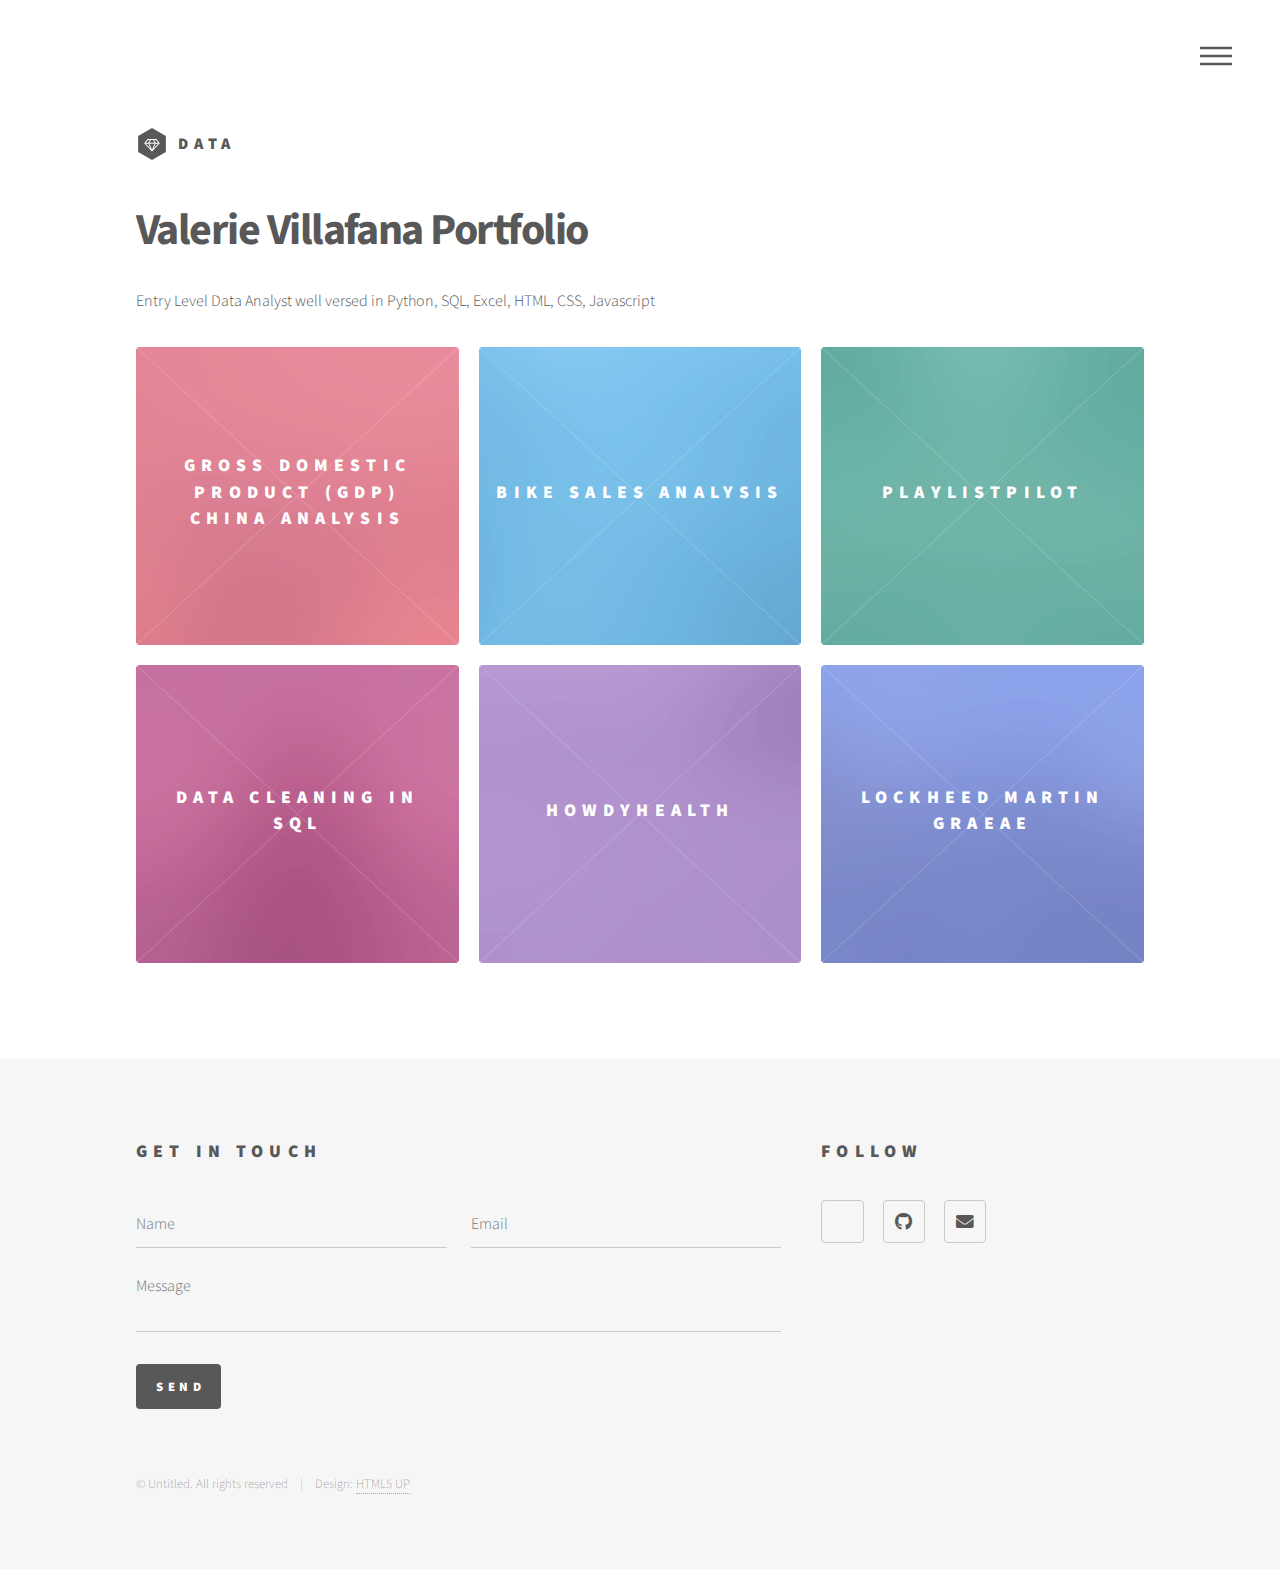
<file: index.html>
<!DOCTYPE HTML>
<!--
	Phantom by HTML5 UP
	html5up.net | @ajlkn
	Free for personal and commercial use under the CCA 3.0 license (html5up.net/license)
-->
<html>
	<head>
		<title>Valerie Portfolio</title>
		<meta charset="utf-8" />
		<meta name="viewport" content="width=device-width, initial-scale=1, user-scalable=no" />
		<link rel="stylesheet" href="assets/css/main.css" />
		<noscript><link rel="stylesheet" href="assets/css/noscript.css" /></noscript>
	</head>
	<body class="is-preload">
		<!-- Wrapper -->
			<div id="wrapper">

				<!-- Header -->
					<header id="header">
						<div class="inner">

							<!-- Logo -->
								<a href="index.html" class="logo">
									<span class="symbol"><img src="images/logo.svg" alt="" /></span><span class="title">DATA</span>
								</a>

							<!-- Nav -->
								<nav>
									<ul>
										<li><a href="#menu">Menu</a></li>
									</ul>
								</nav>

						</div>
					</header>

				<!-- Menu -->
					<nav id="menu">
						<h2>Menu</h2>
						<ul>
							<li><a href="index.html">Home</a></li>
							<!-- <li><a href="generic.html">Ipsum veroeros</a></li>
							<li><a href="generic.html">Tempus etiam</a></li>
							<li><a href="generic.html">Consequat dolor</a></li>
							<li><a href="elements.html">Elements</a></li> -->
						</ul>
					</nav>

				<!-- Main -->
					<div id="main">
						<div class="inner">
							<header>
								<h1>Valerie Villafana Portfolio</h1>
								<p>Entry Level Data Analyst well versed in Python, SQL, Excel, HTML, CSS, Javascript</p>
							</header>
							<section class="tiles">
								<article class="style1">
									<span class="image">
										<img src="images/pic01.jpg" alt="" />
									</span>
									<a href="https://github.com/vvillafana09/GDP_China_analysis">
										<h2>Gross Domestic Product (GDP) China Analysis</h2>
										<div class="content">
											<p>Data Analysis of GDP from 1960 to 2016 of China</p>
										</div>
									</a>
								</article>
								<article class="style2">
									<span class="image">
										<img src="images/pic02.jpg" alt="" />
									</span>
									<a href="https://github.com/vvillafana09/Bike_Sales_analysis">
										<h2>Bike Sales Analysis</h2>
										<div class="content">
											<p>Data Analysis and Dashboard of Bike Sales</p>
										</div>
									</a>
								</article>
								<article class="style3">
									<span class="image">
										<img src="images/pic03.jpg" alt="" />
									</span>
									<a href="https://github.com/vvillafana09/playlist_pilot">
										<h2>Playlistpilot</h2>
										<div class="content">
											<p>Recommendation engine to provide users with 5 song recommendations based on their Spotify playlist</p>
										</div>
									</a>
								</article>
								<article class="style4">
									<span class="image">
										<img src="images/pic04.jpg" alt="" />
									</span>
									<a href="generic.html">
										<h2>Data Cleaning in SQL</h2>
										<div class="content">
											<p>Data Cleaning of company layoffs public dataset</p>
										</div>
									</a>
								</article>
								<article class="style5">
									<span class="image">
										<img src="images/pic05.jpg" alt="" />
									</span>
									<a href="https://github.com/cshexin/CSCE_310_Project">
										<h2>HowdyHealth</h2>
										<div class="content">
											<p>A web application that schedules doctor's appointment and facilitates communications between doctors and paitents</p>
										</div>
									</a>
								</article>
								<article class="style6">
									<span class="image">
										<img src="images/pic06.jpg" alt="" />
									</span>
									<a href="generic.html">
										<h2>Lockheed Martin Graeae</h2>
										<div class="content">
											<p>A remote imaging and image classifier application for identifying and recording items of interest</p>
										</div>
									</a>
								</article>
								<!--<article class="style2">
									<span class="image">
										<img src="images/pic07.jpg" alt="" />
									</span>
									<a href="generic.html">
										<h2>Ipsum</h2>
										<div class="content">
											<p>Sed nisl arcu euismod sit amet nisi lorem etiam dolor veroeros et feugiat.</p>
										</div>
									</a>
								</article>
								<article class="style3">
									<span class="image">
										<img src="images/pic08.jpg" alt="" />
									</span>
									<a href="generic.html">
										<h2>Dolor</h2>
										<div class="content">
											<p>Sed nisl arcu euismod sit amet nisi lorem etiam dolor veroeros et feugiat.</p>
										</div>
									</a>
								</article>
								<article class="style1">
									<span class="image">
										<img src="images/pic09.jpg" alt="" />
									</span>
									<a href="generic.html">
										<h2>Nullam</h2>
										<div class="content">
											<p>Sed nisl arcu euismod sit amet nisi lorem etiam dolor veroeros et feugiat.</p>
										</div>
									</a>
								</article>
								<article class="style5">
									<span class="image">
										<img src="images/pic10.jpg" alt="" />
									</span>
									<a href="generic.html">
										<h2>Ultricies</h2>
										<div class="content">
											<p>Sed nisl arcu euismod sit amet nisi lorem etiam dolor veroeros et feugiat.</p>
										</div>
									</a>
								</article>
								<article class="style6">
									<span class="image">
										<img src="images/pic11.jpg" alt="" />
									</span>
									<a href="generic.html">
										<h2>Dictum</h2>
										<div class="content">
											<p>Sed nisl arcu euismod sit amet nisi lorem etiam dolor veroeros et feugiat.</p>
										</div>
									</a>
								</article>
								<article class="style4">
									<span class="image">
										<img src="images/pic12.jpg" alt="" />
									</span>
									<a href="generic.html">
										<h2>Pretium</h2>
										<div class="content">
											<p>Sed nisl arcu euismod sit amet nisi lorem etiam dolor veroeros et feugiat.</p>
										</div>
									</a>
								</article> -->
							</section>
						</div>
					</div>

				<!-- Footer -->
					<footer id="footer">
						<div class="inner">
							<section>
								<h2>Get in touch</h2>
								<form method="post" action="#">
									<div class="fields">
										<div class="field half">
											<input type="text" name="name" id="name" placeholder="Name" />
										</div>
										<div class="field half">
											<input type="email" name="email" id="email" placeholder="Email" />
										</div>
										<div class="field">
											<textarea name="message" id="message" placeholder="Message"></textarea>
										</div>
									</div>
									<ul class="actions">
										<li><input type="submit" value="Send" class="primary" /></li>
									</ul>
								</form>
							</section>
							<section>
								<h2>Follow</h2>
								<ul class="icons">
									<li><a href="https://www.linkedin.com/in/valerie-villafana/" class="icon solid style2 fa-linkedin"><span class="label">LinkedIn</span></a></li>
									<li><a href="https://github.com/vvillafana09" class="icon brands style2 fa-github"><span class="label">GitHub</span></a></li>
									<li><a href="vvillafana09@gmail.com" class="icon solid style2 fa-envelope"><span class="label">Email</span></a></li>
								</ul>
							</section>
							<ul class="copyright">
								<li>&copy; Untitled. All rights reserved</li><li>Design: <a href="http://html5up.net">HTML5 UP</a></li>
							</ul>
						</div>
					</footer>

			</div>

		<!-- Scripts -->
			<script src="assets/js/jquery.min.js"></script>
			<script src="assets/js/browser.min.js"></script>
			<script src="assets/js/breakpoints.min.js"></script>
			<script src="assets/js/util.js"></script>
			<script src="assets/js/main.js"></script>

	</body>
</html>
</file>
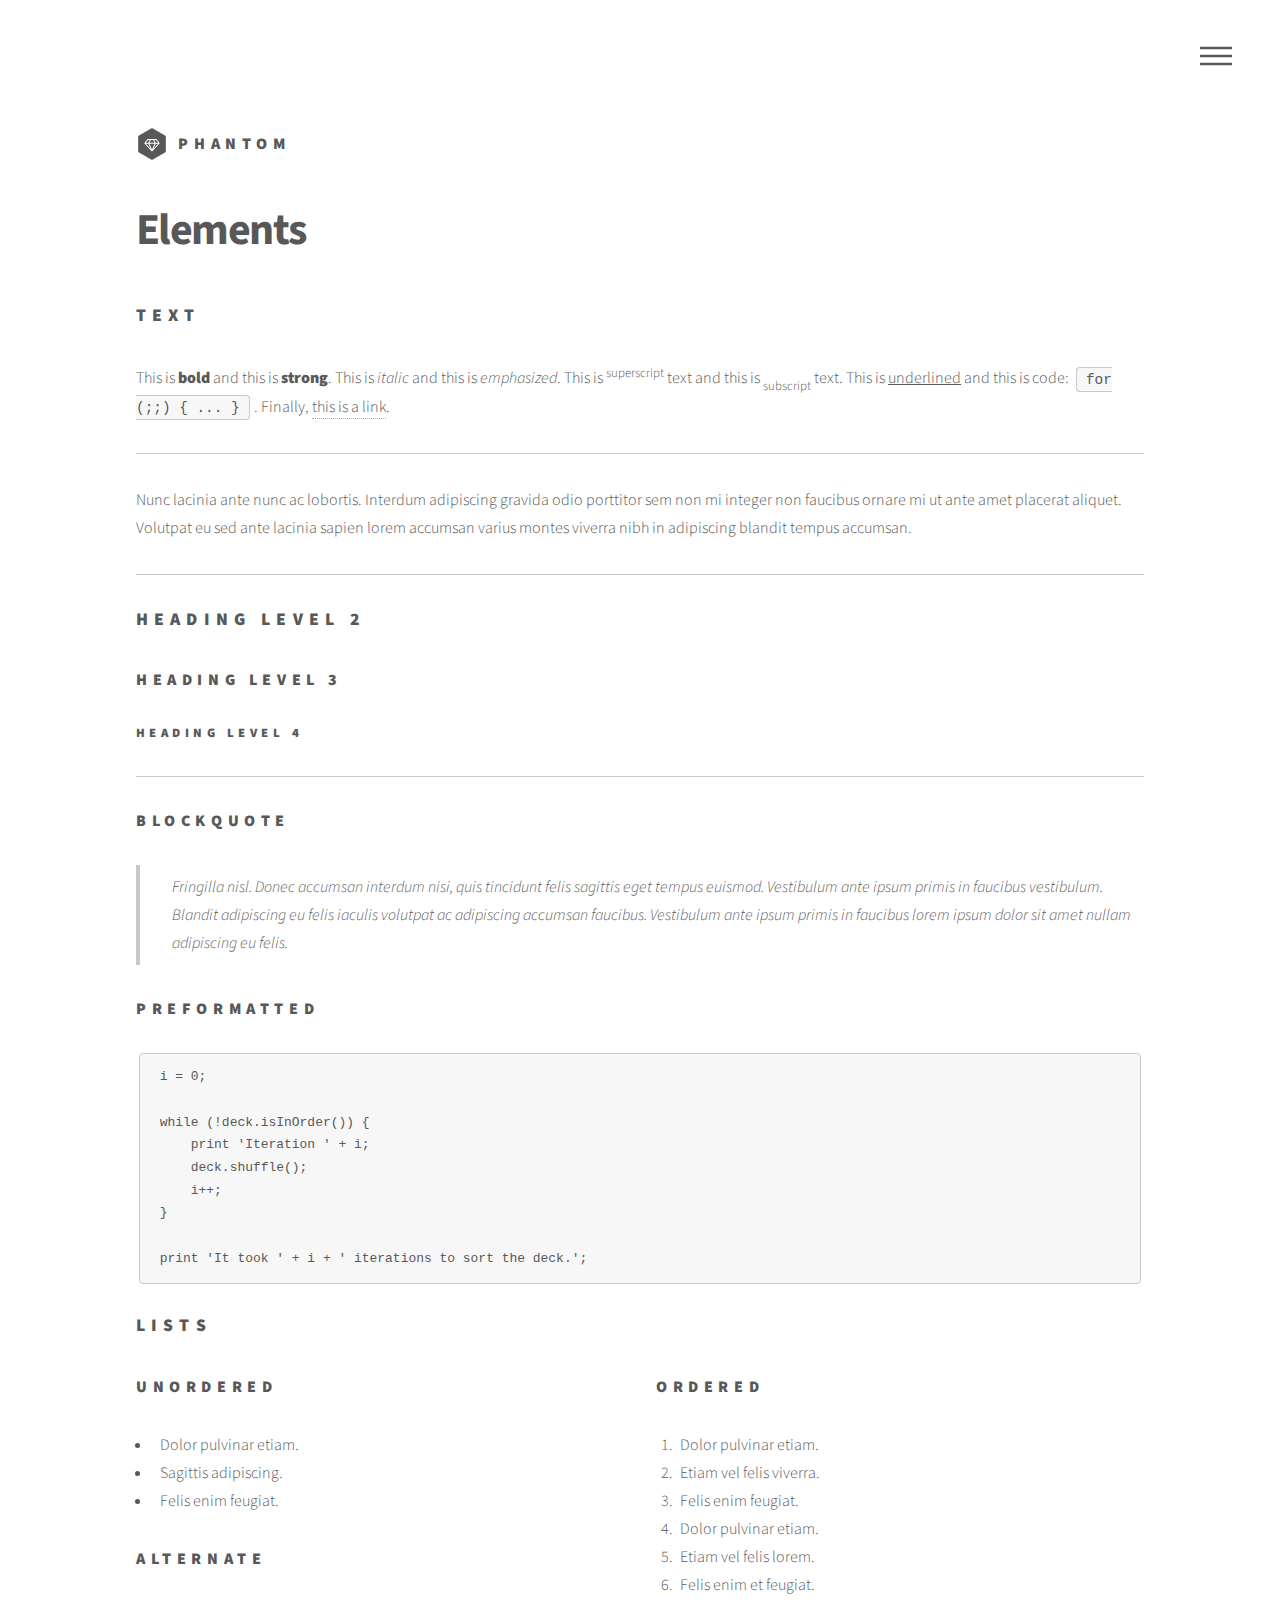
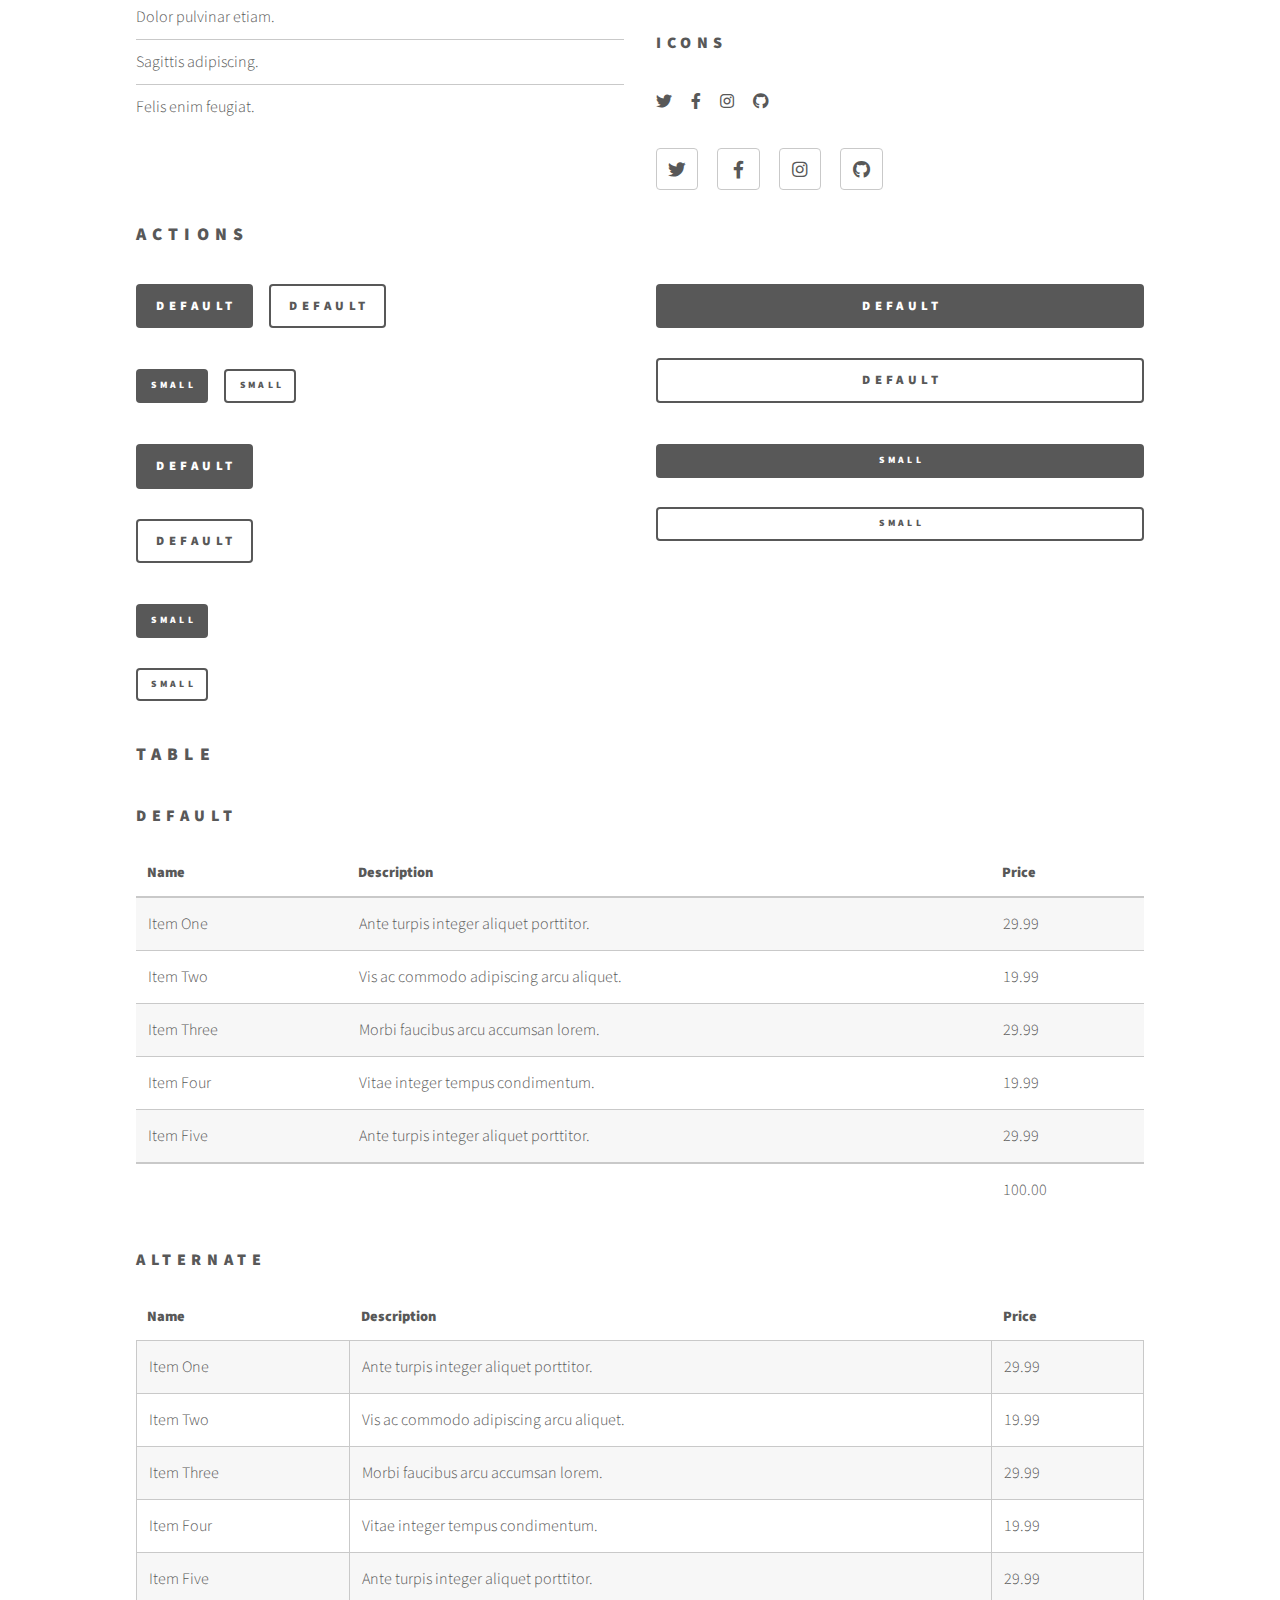
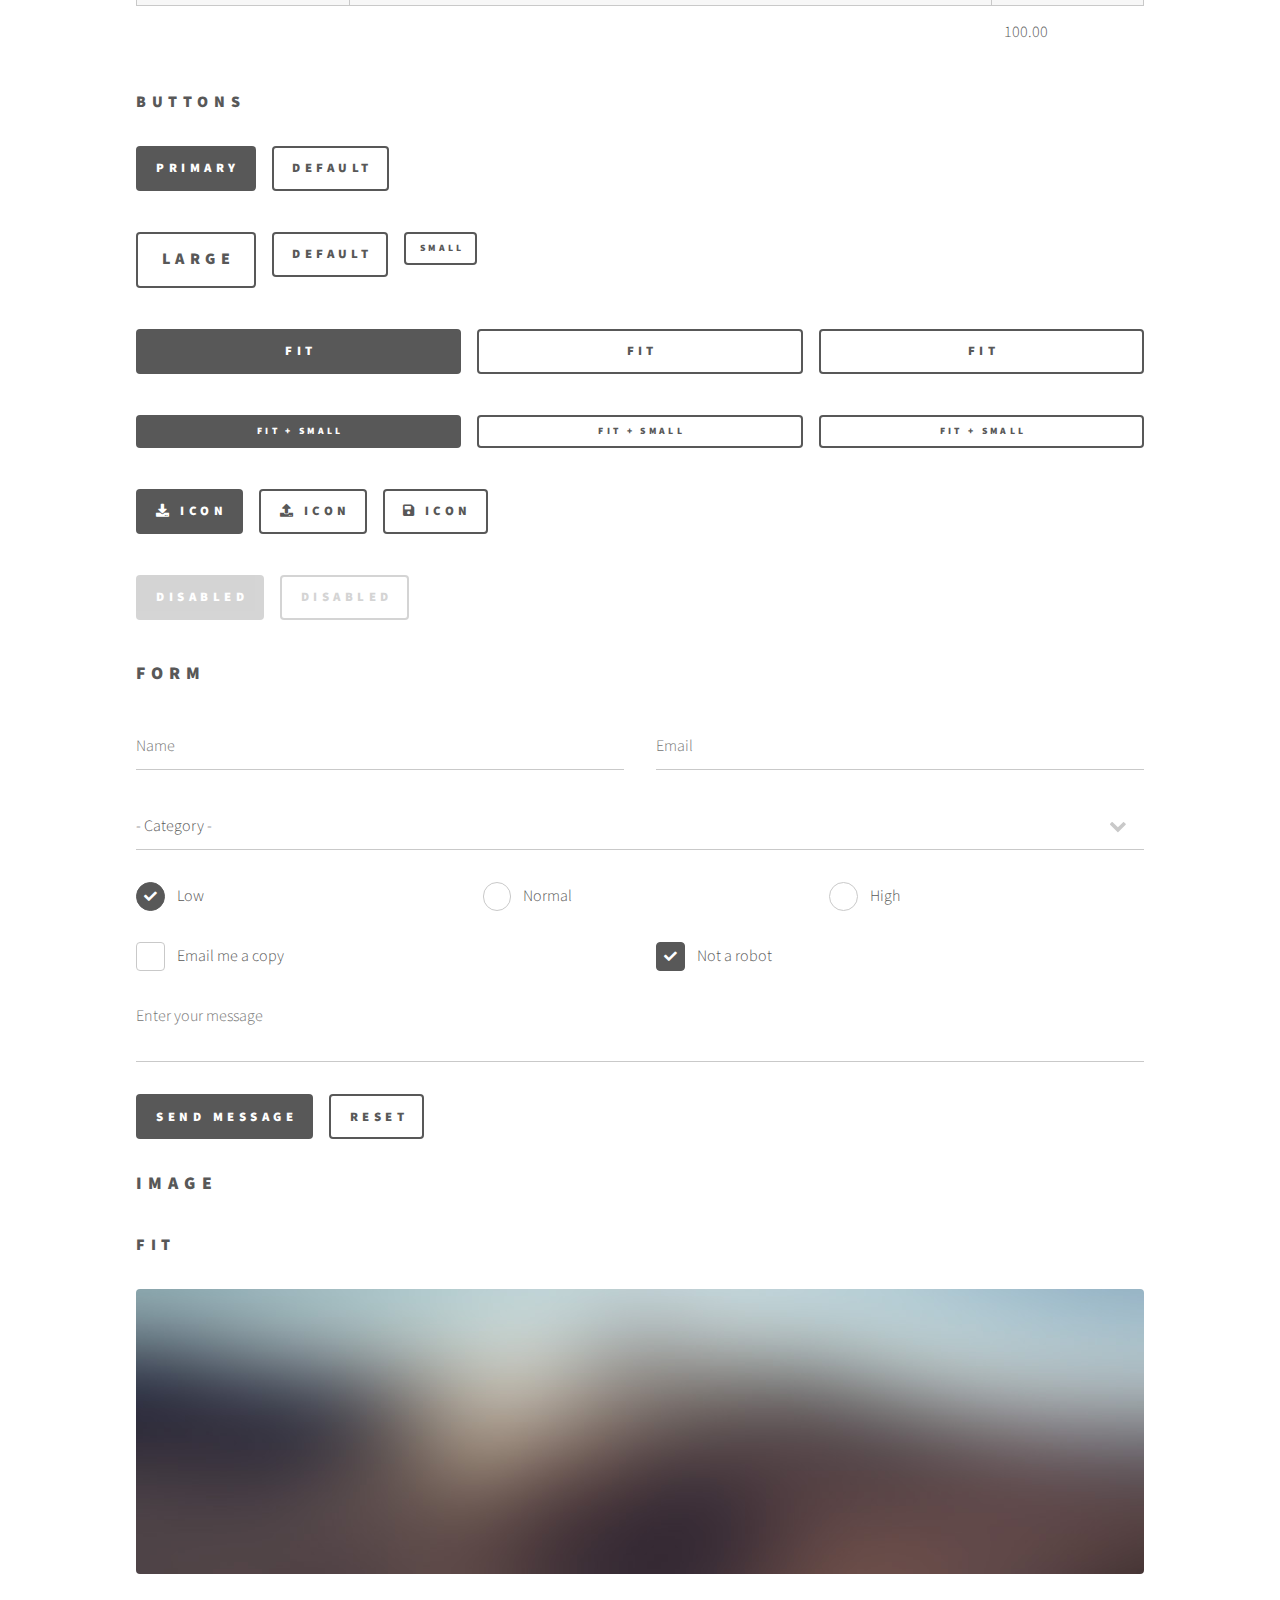
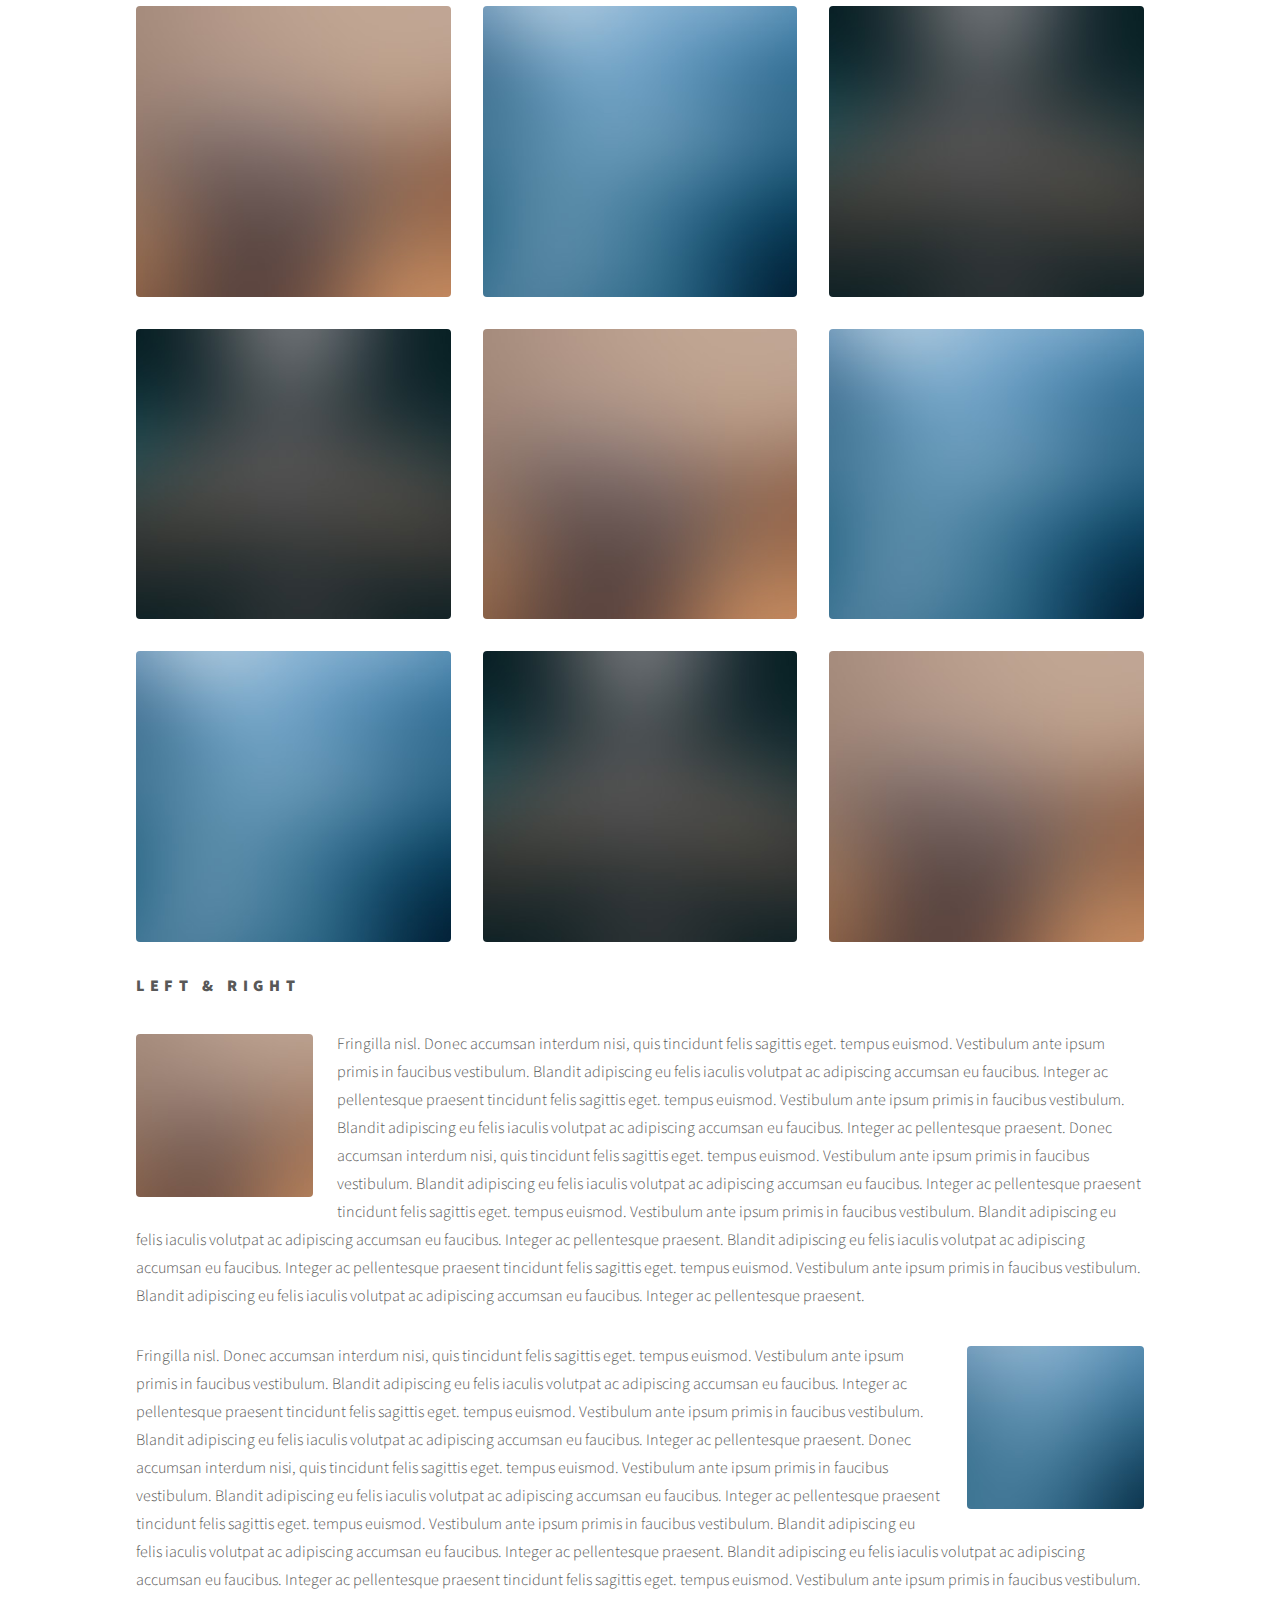
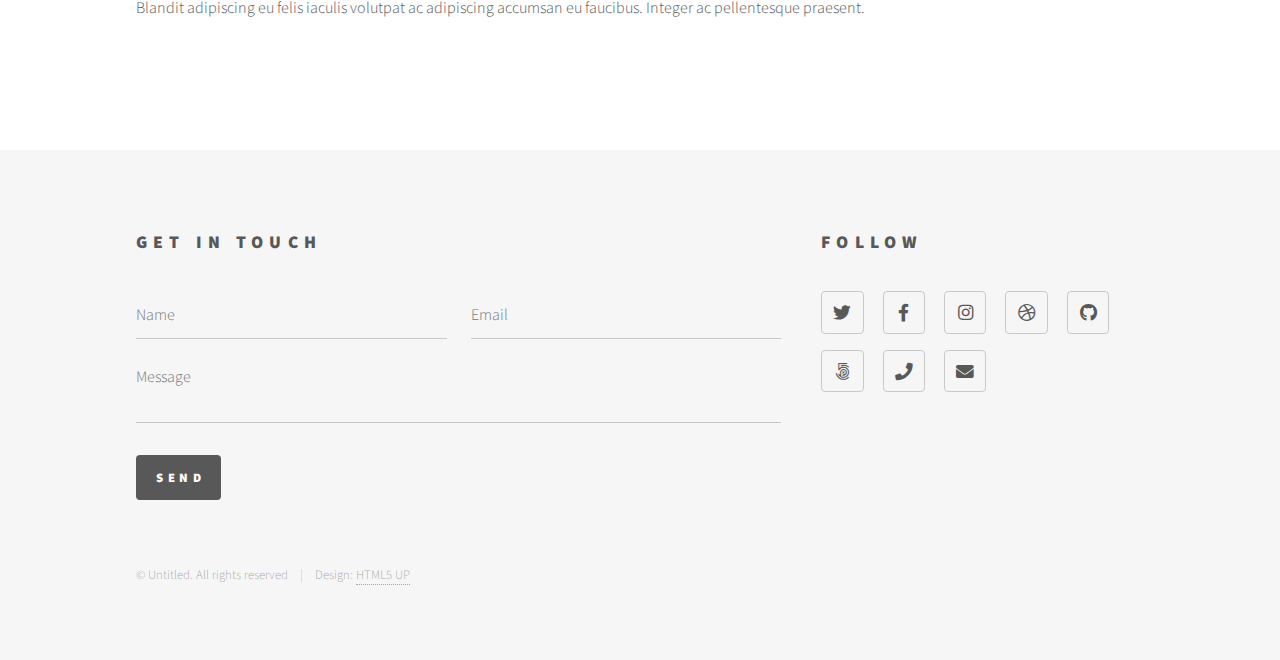
<file: elements.html>
<!DOCTYPE HTML>
<!--
	Phantom by HTML5 UP
	html5up.net | @ajlkn
	Free for personal and commercial use under the CCA 3.0 license (html5up.net/license)
-->
<html>
	<head>
		<title>Elements - Phantom by HTML5 UP</title>
		<meta charset="utf-8" />
		<meta name="viewport" content="width=device-width, initial-scale=1, user-scalable=no" />
		<link rel="stylesheet" href="assets/css/main.css" />
		<noscript><link rel="stylesheet" href="assets/css/noscript.css" /></noscript>
	</head>
	<body class="is-preload">
		<!-- Wrapper -->
			<div id="wrapper">

				<!-- Header -->
					<header id="header">
						<div class="inner">

							<!-- Logo -->
								<a href="index.html" class="logo">
									<span class="symbol"><img src="images/logo.svg" alt="" /></span><span class="title">Phantom</span>
								</a>

							<!-- Nav -->
								<nav>
									<ul>
										<li><a href="#menu">Menu</a></li>
									</ul>
								</nav>

						</div>
					</header>

				<!-- Menu -->
					<nav id="menu">
						<h2>Menu</h2>
						<ul>
							<li><a href="index.html">Home</a></li>
							<li><a href="generic.html">Ipsum veroeros</a></li>
							<li><a href="generic.html">Tempus etiam</a></li>
							<li><a href="generic.html">Consequat dolor</a></li>
							<li><a href="elements.html">Elements</a></li>
						</ul>
					</nav>

				<!-- Main -->
					<div id="main">
						<div class="inner">
							<h1>Elements</h1>

							<!-- Text -->
								<section>
									<h2>Text</h2>
									<p>This is <b>bold</b> and this is <strong>strong</strong>. This is <i>italic</i> and this is <em>emphasized</em>.
									This is <sup>superscript</sup> text and this is <sub>subscript</sub> text.
									This is <u>underlined</u> and this is code: <code>for (;;) { ... }</code>. Finally, <a href="#">this is a link</a>.</p>
									<hr />
									<p>Nunc lacinia ante nunc ac lobortis. Interdum adipiscing gravida odio porttitor sem non mi integer non faucibus ornare mi ut ante amet placerat aliquet. Volutpat eu sed ante lacinia sapien lorem accumsan varius montes viverra nibh in adipiscing blandit tempus accumsan.</p>
									<hr />
									<h2>Heading Level 2</h2>
									<h3>Heading Level 3</h3>
									<h4>Heading Level 4</h4>
									<hr />
									<h3>Blockquote</h3>
									<blockquote>Fringilla nisl. Donec accumsan interdum nisi, quis tincidunt felis sagittis eget tempus euismod. Vestibulum ante ipsum primis in faucibus vestibulum. Blandit adipiscing eu felis iaculis volutpat ac adipiscing accumsan faucibus. Vestibulum ante ipsum primis in faucibus lorem ipsum dolor sit amet nullam adipiscing eu felis.</blockquote>
									<h3>Preformatted</h3>
									<pre><code>i = 0;

while (!deck.isInOrder()) {
    print 'Iteration ' + i;
    deck.shuffle();
    i++;
}

print 'It took ' + i + ' iterations to sort the deck.';</code></pre>
								</section>

							<!-- Lists -->
								<section>
									<h2>Lists</h2>
									<div class="row">
										<div class="col-6 col-12-medium">
											<h3>Unordered</h3>
											<ul>
												<li>Dolor pulvinar etiam.</li>
												<li>Sagittis adipiscing.</li>
												<li>Felis enim feugiat.</li>
											</ul>
											<h3>Alternate</h3>
											<ul class="alt">
												<li>Dolor pulvinar etiam.</li>
												<li>Sagittis adipiscing.</li>
												<li>Felis enim feugiat.</li>
											</ul>
										</div>
										<div class="col-6 col-12-medium">
											<h3>Ordered</h3>
											<ol>
												<li>Dolor pulvinar etiam.</li>
												<li>Etiam vel felis viverra.</li>
												<li>Felis enim feugiat.</li>
												<li>Dolor pulvinar etiam.</li>
												<li>Etiam vel felis lorem.</li>
												<li>Felis enim et feugiat.</li>
											</ol>
											<h3>Icons</h3>
											<ul class="icons">
												<li><a href="#" class="icon brands style1 fa-twitter"><span class="label">Twitter</span></a></li>
												<li><a href="#" class="icon brands style1 fa-facebook-f"><span class="label">Facebook</span></a></li>
												<li><a href="#" class="icon brands style1 fa-instagram"><span class="label">Instagram</span></a></li>
												<li><a href="#" class="icon brands style1 fa-github"><span class="label">Github</span></a></li>
											</ul>
											<ul class="icons">
												<li><a href="#" class="icon brands style2 fa-twitter"><span class="label">Twitter</span></a></li>
												<li><a href="#" class="icon brands style2 fa-facebook-f"><span class="label">Facebook</span></a></li>
												<li><a href="#" class="icon brands style2 fa-instagram"><span class="label">Instagram</span></a></li>
												<li><a href="#" class="icon brands style2 fa-github"><span class="label">Github</span></a></li>
											</ul>
										</div>
									</div>
									<h2>Actions</h2>
									<div class="row">
										<div class="col-6 col-12-medium">
											<ul class="actions">
												<li><a href="#" class="button primary">Default</a></li>
												<li><a href="#" class="button">Default</a></li>
											</ul>
											<ul class="actions small">
												<li><a href="#" class="button primary small">Small</a></li>
												<li><a href="#" class="button small">Small</a></li>
											</ul>
											<ul class="actions stacked">
												<li><a href="#" class="button primary">Default</a></li>
												<li><a href="#" class="button">Default</a></li>
											</ul>
											<ul class="actions stacked">
												<li><a href="#" class="button primary small">Small</a></li>
												<li><a href="#" class="button small">Small</a></li>
											</ul>
										</div>
										<div class="col-6 col-12-medium">
											<ul class="actions stacked">
												<li><a href="#" class="button primary fit">Default</a></li>
												<li><a href="#" class="button fit">Default</a></li>
											</ul>
											<ul class="actions stacked">
												<li><a href="#" class="button primary small fit">Small</a></li>
												<li><a href="#" class="button small fit">Small</a></li>
											</ul>
										</div>
									</div>
								</section>

							<!-- Table -->
								<section>
									<h2>Table</h2>
									<h3>Default</h3>
									<div class="table-wrapper">
										<table>
											<thead>
												<tr>
													<th>Name</th>
													<th>Description</th>
													<th>Price</th>
												</tr>
											</thead>
											<tbody>
												<tr>
													<td>Item One</td>
													<td>Ante turpis integer aliquet porttitor.</td>
													<td>29.99</td>
												</tr>
												<tr>
													<td>Item Two</td>
													<td>Vis ac commodo adipiscing arcu aliquet.</td>
													<td>19.99</td>
												</tr>
												<tr>
													<td>Item Three</td>
													<td> Morbi faucibus arcu accumsan lorem.</td>
													<td>29.99</td>
												</tr>
												<tr>
													<td>Item Four</td>
													<td>Vitae integer tempus condimentum.</td>
													<td>19.99</td>
												</tr>
												<tr>
													<td>Item Five</td>
													<td>Ante turpis integer aliquet porttitor.</td>
													<td>29.99</td>
												</tr>
											</tbody>
											<tfoot>
												<tr>
													<td colspan="2"></td>
													<td>100.00</td>
												</tr>
											</tfoot>
										</table>
									</div>

									<h3>Alternate</h3>
									<div class="table-wrapper">
										<table class="alt">
											<thead>
												<tr>
													<th>Name</th>
													<th>Description</th>
													<th>Price</th>
												</tr>
											</thead>
											<tbody>
												<tr>
													<td>Item One</td>
													<td>Ante turpis integer aliquet porttitor.</td>
													<td>29.99</td>
												</tr>
												<tr>
													<td>Item Two</td>
													<td>Vis ac commodo adipiscing arcu aliquet.</td>
													<td>19.99</td>
												</tr>
												<tr>
													<td>Item Three</td>
													<td> Morbi faucibus arcu accumsan lorem.</td>
													<td>29.99</td>
												</tr>
												<tr>
													<td>Item Four</td>
													<td>Vitae integer tempus condimentum.</td>
													<td>19.99</td>
												</tr>
												<tr>
													<td>Item Five</td>
													<td>Ante turpis integer aliquet porttitor.</td>
													<td>29.99</td>
												</tr>
											</tbody>
											<tfoot>
												<tr>
													<td colspan="2"></td>
													<td>100.00</td>
												</tr>
											</tfoot>
										</table>
									</div>
								</section>

							<!-- Buttons -->
								<section>
									<h3>Buttons</h3>
									<ul class="actions">
										<li><a href="#" class="button primary">Primary</a></li>
										<li><a href="#" class="button">Default</a></li>
									</ul>
									<ul class="actions">
										<li><a href="#" class="button large">Large</a></li>
										<li><a href="#" class="button">Default</a></li>
										<li><a href="#" class="button small">Small</a></li>
									</ul>
									<ul class="actions fit">
										<li><a href="#" class="button primary fit">Fit</a></li>
										<li><a href="#" class="button fit">Fit</a></li>
										<li><a href="#" class="button fit">Fit</a></li>
									</ul>
									<ul class="actions fit small">
										<li><a href="#" class="button primary fit small">Fit + Small</a></li>
										<li><a href="#" class="button fit small">Fit + Small</a></li>
										<li><a href="#" class="button fit small">Fit + Small</a></li>
									</ul>
									<ul class="actions">
										<li><a href="#" class="button primary icon solid fa-download">Icon</a></li>
										<li><a href="#" class="button icon solid fa-upload">Icon</a></li>
										<li><a href="#" class="button icon solid fa-save">Icon</a></li>
									</ul>
									<ul class="actions">
										<li><span class="button primary disabled">Disabled</span></li>
										<li><span class="button disabled">Disabled</span></li>
									</ul>
								</section>

							<!-- Form -->
								<section>
									<h2>Form</h2>
									<form method="post" action="#">
										<div class="row gtr-uniform">
											<div class="col-6 col-12-xsmall">
												<input type="text" name="demo-name" id="demo-name" value="" placeholder="Name" />
											</div>
											<div class="col-6 col-12-xsmall">
												<input type="email" name="demo-email" id="demo-email" value="" placeholder="Email" />
											</div>
											<div class="col-12">
												<select name="demo-category" id="demo-category">
													<option value="">- Category -</option>
													<option value="1">Manufacturing</option>
													<option value="1">Shipping</option>
													<option value="1">Administration</option>
													<option value="1">Human Resources</option>
												</select>
											</div>
											<div class="col-4 col-12-small">
												<input type="radio" id="demo-priority-low" name="demo-priority" checked>
												<label for="demo-priority-low">Low</label>
											</div>
											<div class="col-4 col-12-small">
												<input type="radio" id="demo-priority-normal" name="demo-priority">
												<label for="demo-priority-normal">Normal</label>
											</div>
											<div class="col-4 col-12-small">
												<input type="radio" id="demo-priority-high" name="demo-priority">
												<label for="demo-priority-high">High</label>
											</div>
											<div class="col-6 col-12-small">
												<input type="checkbox" id="demo-copy" name="demo-copy">
												<label for="demo-copy">Email me a copy</label>
											</div>
											<div class="col-6 col-12-small">
												<input type="checkbox" id="demo-human" name="demo-human" checked>
												<label for="demo-human">Not a robot</label>
											</div>
											<div class="col-12">
												<textarea name="demo-message" id="demo-message" placeholder="Enter your message" rows="6"></textarea>
											</div>
											<div class="col-12">
												<ul class="actions">
													<li><input type="submit" value="Send Message" class="primary" /></li>
													<li><input type="reset" value="Reset" /></li>
												</ul>
											</div>
										</div>
									</form>
								</section>

							<!-- Image -->
								<section>
									<h2>Image</h2>
									<h3>Fit</h3>
									<div class="box alt">
										<div class="row gtr-uniform">
											<div class="col-12"><span class="image fit"><img src="images/pic13.jpg" alt="" /></span></div>
											<div class="col-4"><span class="image fit"><img src="images/pic01.jpg" alt="" /></span></div>
											<div class="col-4"><span class="image fit"><img src="images/pic02.jpg" alt="" /></span></div>
											<div class="col-4"><span class="image fit"><img src="images/pic03.jpg" alt="" /></span></div>
											<div class="col-4"><span class="image fit"><img src="images/pic03.jpg" alt="" /></span></div>
											<div class="col-4"><span class="image fit"><img src="images/pic01.jpg" alt="" /></span></div>
											<div class="col-4"><span class="image fit"><img src="images/pic02.jpg" alt="" /></span></div>
											<div class="col-4"><span class="image fit"><img src="images/pic02.jpg" alt="" /></span></div>
											<div class="col-4"><span class="image fit"><img src="images/pic03.jpg" alt="" /></span></div>
											<div class="col-4"><span class="image fit"><img src="images/pic01.jpg" alt="" /></span></div>
										</div>
									</div>
									<h3>Left &amp; Right</h3>
									<p><span class="image left"><img src="images/pic14.jpg" alt="" /></span>Fringilla nisl. Donec accumsan interdum nisi, quis tincidunt felis sagittis eget. tempus euismod. Vestibulum ante ipsum primis in faucibus vestibulum. Blandit adipiscing eu felis iaculis volutpat ac adipiscing accumsan eu faucibus. Integer ac pellentesque praesent tincidunt felis sagittis eget. tempus euismod. Vestibulum ante ipsum primis in faucibus vestibulum. Blandit adipiscing eu felis iaculis volutpat ac adipiscing accumsan eu faucibus. Integer ac pellentesque praesent. Donec accumsan interdum nisi, quis tincidunt felis sagittis eget. tempus euismod. Vestibulum ante ipsum primis in faucibus vestibulum. Blandit adipiscing eu felis iaculis volutpat ac adipiscing accumsan eu faucibus. Integer ac pellentesque praesent tincidunt felis sagittis eget. tempus euismod. Vestibulum ante ipsum primis in faucibus vestibulum. Blandit adipiscing eu felis iaculis volutpat ac adipiscing accumsan eu faucibus. Integer ac pellentesque praesent. Blandit adipiscing eu felis iaculis volutpat ac adipiscing accumsan eu faucibus. Integer ac pellentesque praesent tincidunt felis sagittis eget. tempus euismod. Vestibulum ante ipsum primis in faucibus vestibulum. Blandit adipiscing eu felis iaculis volutpat ac adipiscing accumsan eu faucibus. Integer ac pellentesque praesent.</p>
									<p><span class="image right"><img src="images/pic15.jpg" alt="" /></span>Fringilla nisl. Donec accumsan interdum nisi, quis tincidunt felis sagittis eget. tempus euismod. Vestibulum ante ipsum primis in faucibus vestibulum. Blandit adipiscing eu felis iaculis volutpat ac adipiscing accumsan eu faucibus. Integer ac pellentesque praesent tincidunt felis sagittis eget. tempus euismod. Vestibulum ante ipsum primis in faucibus vestibulum. Blandit adipiscing eu felis iaculis volutpat ac adipiscing accumsan eu faucibus. Integer ac pellentesque praesent. Donec accumsan interdum nisi, quis tincidunt felis sagittis eget. tempus euismod. Vestibulum ante ipsum primis in faucibus vestibulum. Blandit adipiscing eu felis iaculis volutpat ac adipiscing accumsan eu faucibus. Integer ac pellentesque praesent tincidunt felis sagittis eget. tempus euismod. Vestibulum ante ipsum primis in faucibus vestibulum. Blandit adipiscing eu felis iaculis volutpat ac adipiscing accumsan eu faucibus. Integer ac pellentesque praesent. Blandit adipiscing eu felis iaculis volutpat ac adipiscing accumsan eu faucibus. Integer ac pellentesque praesent tincidunt felis sagittis eget. tempus euismod. Vestibulum ante ipsum primis in faucibus vestibulum. Blandit adipiscing eu felis iaculis volutpat ac adipiscing accumsan eu faucibus. Integer ac pellentesque praesent.</p>
								</section>

						</div>
					</div>

				<!-- Footer -->
					<footer id="footer">
						<div class="inner">
							<section>
								<h2>Get in touch</h2>
								<form method="post" action="#">
									<div class="fields">
										<div class="field half">
											<input type="text" name="name" id="name" placeholder="Name" />
										</div>
										<div class="field half">
											<input type="email" name="email" id="email" placeholder="Email" />
										</div>
										<div class="field">
											<textarea name="message" id="message" placeholder="Message"></textarea>
										</div>
									</div>
									<ul class="actions">
										<li><input type="submit" value="Send" class="primary" /></li>
									</ul>
								</form>
							</section>
							<section>
								<h2>Follow</h2>
								<ul class="icons">
									<li><a href="#" class="icon brands style2 fa-twitter"><span class="label">Twitter</span></a></li>
									<li><a href="#" class="icon brands style2 fa-facebook-f"><span class="label">Facebook</span></a></li>
									<li><a href="#" class="icon brands style2 fa-instagram"><span class="label">Instagram</span></a></li>
									<li><a href="#" class="icon brands style2 fa-dribbble"><span class="label">Dribbble</span></a></li>
									<li><a href="#" class="icon brands style2 fa-github"><span class="label">GitHub</span></a></li>
									<li><a href="#" class="icon brands style2 fa-500px"><span class="label">500px</span></a></li>
									<li><a href="#" class="icon solid style2 fa-phone"><span class="label">Phone</span></a></li>
									<li><a href="#" class="icon solid style2 fa-envelope"><span class="label">Email</span></a></li>
								</ul>
							</section>
							<ul class="copyright">
								<li>&copy; Untitled. All rights reserved</li><li>Design: <a href="http://html5up.net">HTML5 UP</a></li>
							</ul>
						</div>
					</footer>

			</div>

		<!-- Scripts -->
			<script src="assets/js/jquery.min.js"></script>
			<script src="assets/js/browser.min.js"></script>
			<script src="assets/js/breakpoints.min.js"></script>
			<script src="assets/js/util.js"></script>
			<script src="assets/js/main.js"></script>

	</body>
</html>
</file>
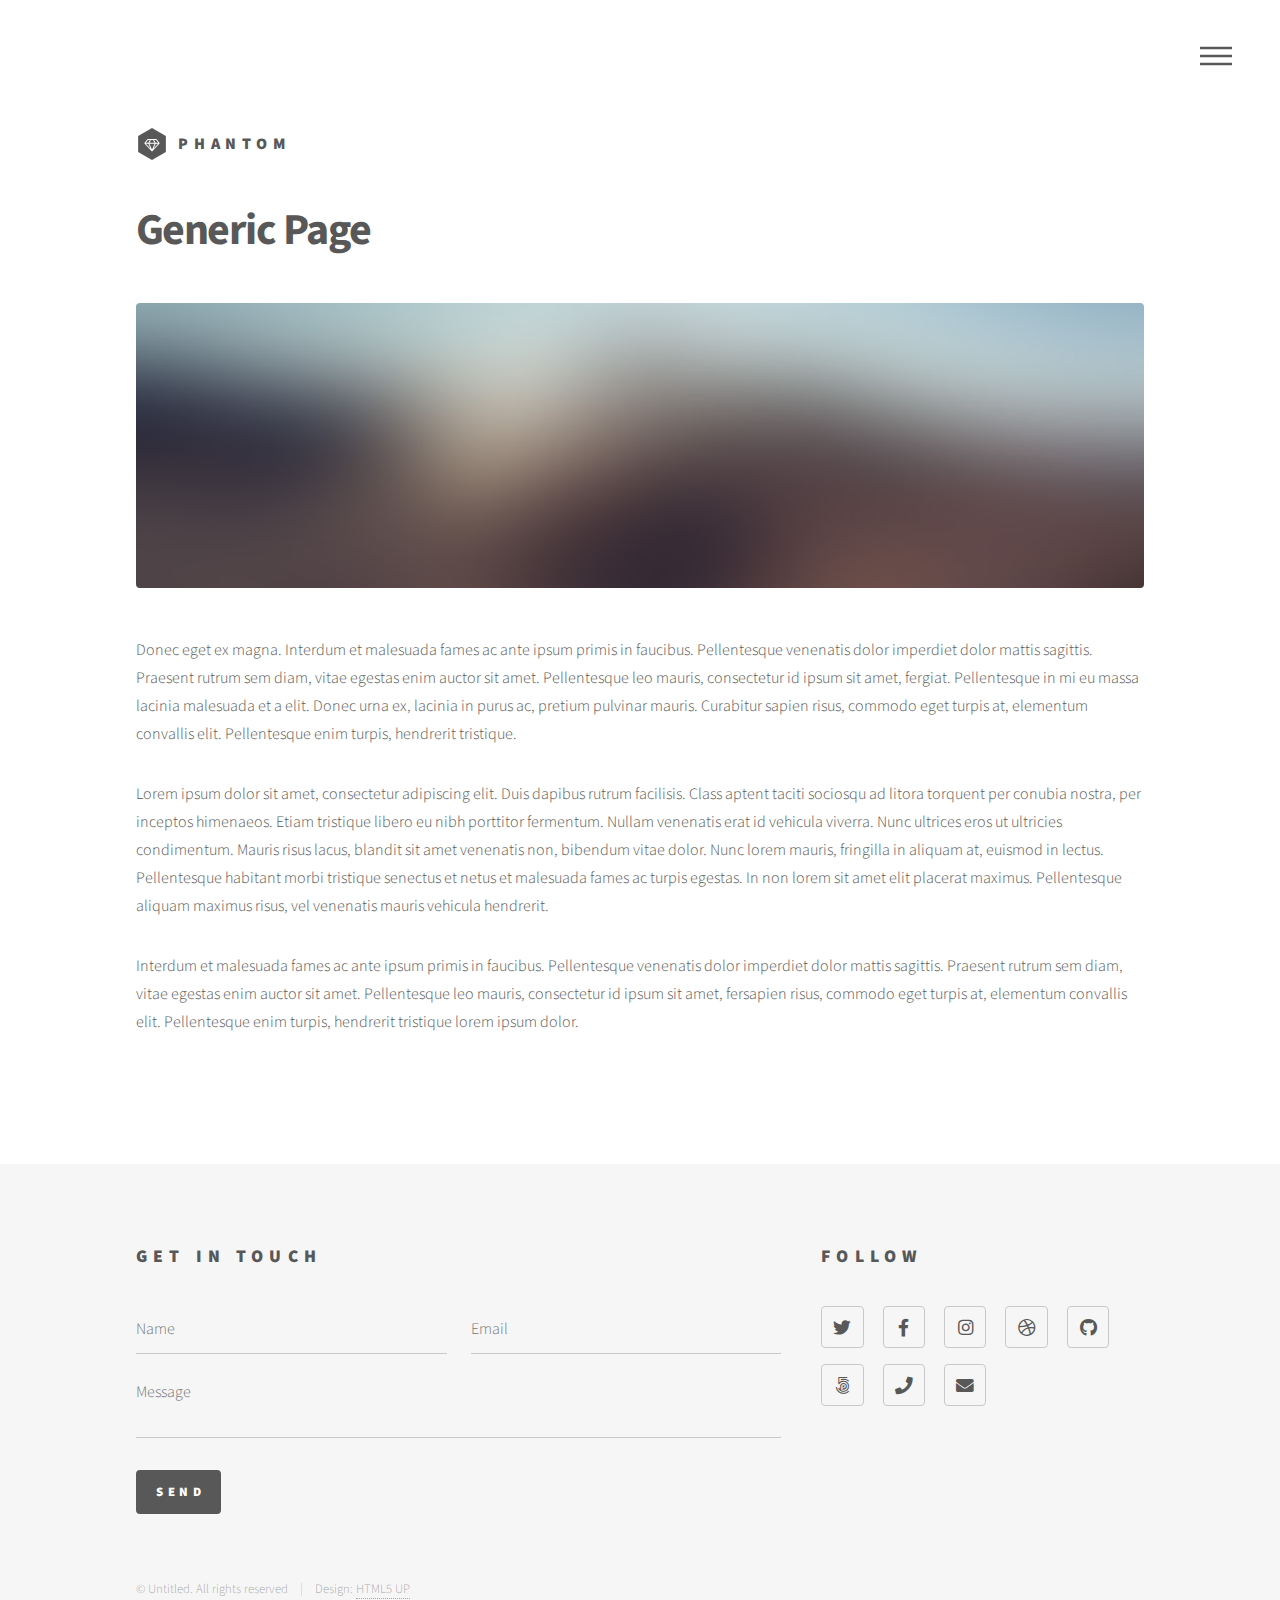
<file: generic.html>
<!DOCTYPE HTML>
<!--
	Phantom by HTML5 UP
	html5up.net | @ajlkn
	Free for personal and commercial use under the CCA 3.0 license (html5up.net/license)
-->
<html>
	<head>
		<title>Generic - Phantom by HTML5 UP</title>
		<meta charset="utf-8" />
		<meta name="viewport" content="width=device-width, initial-scale=1, user-scalable=no" />
		<link rel="stylesheet" href="assets/css/main.css" />
		<noscript><link rel="stylesheet" href="assets/css/noscript.css" /></noscript>
	</head>
	<body class="is-preload">
		<!-- Wrapper -->
			<div id="wrapper">

				<!-- Header -->
					<header id="header">
						<div class="inner">

							<!-- Logo -->
								<a href="index.html" class="logo">
									<span class="symbol"><img src="images/logo.svg" alt="" /></span><span class="title">Phantom</span>
								</a>

							<!-- Nav -->
								<nav>
									<ul>
										<li><a href="#menu">Menu</a></li>
									</ul>
								</nav>

						</div>
					</header>

				<!-- Menu -->
					<nav id="menu">
						<h2>Menu</h2>
						<ul>
							<li><a href="index.html">Home</a></li>
							<li><a href="generic.html">Ipsum veroeros</a></li>
							<li><a href="generic.html">Tempus etiam</a></li>
							<li><a href="generic.html">Consequat dolor</a></li>
							<li><a href="elements.html">Elements</a></li>
						</ul>
					</nav>

				<!-- Main -->
					<div id="main">
						<div class="inner">
							<h1>Generic Page</h1>
							<span class="image main"><img src="images/pic13.jpg" alt="" /></span>
							<p>Donec eget ex magna. Interdum et malesuada fames ac ante ipsum primis in faucibus. Pellentesque venenatis dolor imperdiet dolor mattis sagittis. Praesent rutrum sem diam, vitae egestas enim auctor sit amet. Pellentesque leo mauris, consectetur id ipsum sit amet, fergiat. Pellentesque in mi eu massa lacinia malesuada et a elit. Donec urna ex, lacinia in purus ac, pretium pulvinar mauris. Curabitur sapien risus, commodo eget turpis at, elementum convallis elit. Pellentesque enim turpis, hendrerit tristique.</p>
							<p>Lorem ipsum dolor sit amet, consectetur adipiscing elit. Duis dapibus rutrum facilisis. Class aptent taciti sociosqu ad litora torquent per conubia nostra, per inceptos himenaeos. Etiam tristique libero eu nibh porttitor fermentum. Nullam venenatis erat id vehicula viverra. Nunc ultrices eros ut ultricies condimentum. Mauris risus lacus, blandit sit amet venenatis non, bibendum vitae dolor. Nunc lorem mauris, fringilla in aliquam at, euismod in lectus. Pellentesque habitant morbi tristique senectus et netus et malesuada fames ac turpis egestas. In non lorem sit amet elit placerat maximus. Pellentesque aliquam maximus risus, vel venenatis mauris vehicula hendrerit.</p>
							<p>Interdum et malesuada fames ac ante ipsum primis in faucibus. Pellentesque venenatis dolor imperdiet dolor mattis sagittis. Praesent rutrum sem diam, vitae egestas enim auctor sit amet. Pellentesque leo mauris, consectetur id ipsum sit amet, fersapien risus, commodo eget turpis at, elementum convallis elit. Pellentesque enim turpis, hendrerit tristique lorem ipsum dolor.</p>
						</div>
					</div>

				<!-- Footer -->
					<footer id="footer">
						<div class="inner">
							<section>
								<h2>Get in touch</h2>
								<form method="post" action="#">
									<div class="fields">
										<div class="field half">
											<input type="text" name="name" id="name" placeholder="Name" />
										</div>
										<div class="field half">
											<input type="email" name="email" id="email" placeholder="Email" />
										</div>
										<div class="field">
											<textarea name="message" id="message" placeholder="Message"></textarea>
										</div>
									</div>
									<ul class="actions">
										<li><input type="submit" value="Send" class="primary" /></li>
									</ul>
								</form>
							</section>
							<section>
								<h2>Follow</h2>
								<ul class="icons">
									<li><a href="#" class="icon brands style2 fa-twitter"><span class="label">Twitter</span></a></li>
									<li><a href="#" class="icon brands style2 fa-facebook-f"><span class="label">Facebook</span></a></li>
									<li><a href="#" class="icon brands style2 fa-instagram"><span class="label">Instagram</span></a></li>
									<li><a href="#" class="icon brands style2 fa-dribbble"><span class="label">Dribbble</span></a></li>
									<li><a href="#" class="icon brands style2 fa-github"><span class="label">GitHub</span></a></li>
									<li><a href="#" class="icon brands style2 fa-500px"><span class="label">500px</span></a></li>
									<li><a href="#" class="icon solid style2 fa-phone"><span class="label">Phone</span></a></li>
									<li><a href="#" class="icon solid style2 fa-envelope"><span class="label">Email</span></a></li>
								</ul>
							</section>
							<ul class="copyright">
								<li>&copy; Untitled. All rights reserved</li><li>Design: <a href="http://html5up.net">HTML5 UP</a></li>
							</ul>
						</div>
					</footer>

			</div>

		<!-- Scripts -->
			<script src="assets/js/jquery.min.js"></script>
			<script src="assets/js/browser.min.js"></script>
			<script src="assets/js/breakpoints.min.js"></script>
			<script src="assets/js/util.js"></script>
			<script src="assets/js/main.js"></script>

	</body>
</html>
</file>
<file: assets/css/noscript.css>
/*
	Phantom by HTML5 UP
	html5up.net | @ajlkn
	Free for personal and commercial use under the CCA 3.0 license (html5up.net/license)
*/

/* Tiles */

	body.is-preload .tiles article {
		-moz-transform: none;
		-webkit-transform: none;
		-ms-transform: none;
		transform: none;
		opacity: 1;
	}
</file>
<file: assets/css/main.css>
@import url(fontawesome-all.min.css);
@import url("https://fonts.googleapis.com/css?family=Source+Sans+Pro:300,700,900");

/*
	Phantom by HTML5 UP
	html5up.net | @ajlkn
	Free for personal and commercial use under the CCA 3.0 license (html5up.net/license)
*/

html, body, div, span, applet, object,
iframe, h1, h2, h3, h4, h5, h6, p, blockquote,
pre, a, abbr, acronym, address, big, cite,
code, del, dfn, em, img, ins, kbd, q, s, samp,
small, strike, strong, sub, sup, tt, var, b,
u, i, center, dl, dt, dd, ol, ul, li, fieldset,
form, label, legend, table, caption, tbody,
tfoot, thead, tr, th, td, article, aside,
canvas, details, embed, figure, figcaption,
footer, header, hgroup, menu, nav, output, ruby,
section, summary, time, mark, audio, video {
	margin: 0;
	padding: 0;
	border: 0;
	font-size: 100%;
	font: inherit;
	vertical-align: baseline;}

article, aside, details, figcaption, figure,
footer, header, hgroup, menu, nav, section {
	display: block;}

body {
	line-height: 1;
}

ol, ul {
	list-style: none;
}

blockquote, q {
	quotes: none;
}

	blockquote:before, blockquote:after, q:before, q:after {
		content: '';
		content: none;
	}

table {
	border-collapse: collapse;
	border-spacing: 0;
}

body {
	-webkit-text-size-adjust: none;
}

mark {
	background-color: transparent;
	color: inherit;
}

input::-moz-focus-inner {
	border: 0;
	padding: 0;
}

input, select, textarea {
	-moz-appearance: none;
	-webkit-appearance: none;
	-ms-appearance: none;
	appearance: none;
}

/* Basic */

	@-ms-viewport {
		width: device-width;
	}

	body {
		-ms-overflow-style: scrollbar;
	}

	@media screen and (max-width: 480px) {

		html, body {
			min-width: 320px;
		}

	}

	html {
		box-sizing: border-box;
	}

	*, *:before, *:after {
		box-sizing: inherit;
	}

	body {
		background: #ffffff;
	}

		body.is-preload *, body.is-preload *:before, body.is-preload *:after {
			-moz-animation: none !important;
			-webkit-animation: none !important;
			-ms-animation: none !important;
			animation: none !important;
			-moz-transition: none !important;
			-webkit-transition: none !important;
			-ms-transition: none !important;
			transition: none !important;
		}

/* Type */

	body, input, select, textarea {
		color: #585858;
		font-family: "Source Sans Pro", Helvetica, sans-serif;
		font-size: 16pt;
		font-weight: 300;
		line-height: 1.75;
	}

		@media screen and (max-width: 1680px) {

			body, input, select, textarea {
				font-size: 14pt;
			}

		}

		@media screen and (max-width: 1280px) {

			body, input, select, textarea {
				font-size: 12pt;
			}

		}

	a {
		-moz-transition: border-bottom-color 0.2s ease, color 0.2s ease;
		-webkit-transition: border-bottom-color 0.2s ease, color 0.2s ease;
		-ms-transition: border-bottom-color 0.2s ease, color 0.2s ease;
		transition: border-bottom-color 0.2s ease, color 0.2s ease;
		text-decoration: none;
		color: #585858;
		border-bottom: dotted 1px rgba(88, 88, 88, 0.5);
	}

		a:hover {
			border-bottom-color: transparent;
			color: #f2849e !important;
		}

	strong, b {
		font-weight: 900;
	}

	em, i {
		font-style: italic;
	}

	p {
		margin: 0 0 2em 0;
	}

	h1 {
		font-size: 2.75em;
		font-weight: 700;
		line-height: 1.3;
		margin: 0 0 1em 0;
		letter-spacing: -0.035em;
	}

		h1 a {
			color: inherit;
		}

		@media screen and (max-width: 736px) {

			h1 {
				font-size: 2em;
				margin: 0 0 1em 0;
			}

		}

		@media screen and (max-width: 360px) {

			h1 {
				font-size: 1.75em;
			}

		}

	h2, h3, h4, h5, h6 {
		font-weight: 900;
		line-height: 1.5;
		margin: 0 0 2em 0;
		text-transform: uppercase;
		letter-spacing: 0.35em;
	}

		h2 a, h3 a, h4 a, h5 a, h6 a {
			color: inherit;
		}

	h2 {
		font-size: 1.1em;
	}

	h3 {
		font-size: 1em;
	}

	h4 {
		font-size: 0.8em;
	}

	h5 {
		font-size: 0.8em;
	}

	h6 {
		font-size: 0.8em;
	}

	@media screen and (max-width: 980px) {

		h1 br, h2 br, h3 br, h4 br, h5 br, h6 br {
			display: none;
		}

	}

	@media screen and (max-width: 736px) {

		h2 {
			font-size: 1em;
		}

		h3 {
			font-size: 0.8em;
		}

	}

	sub {
		font-size: 0.8em;
		position: relative;
		top: 0.5em;
	}

	sup {
		font-size: 0.8em;
		position: relative;
		top: -0.5em;
	}

	blockquote {
		border-left: solid 4px #c9c9c9;
		font-style: italic;
		margin: 0 0 2em 0;
		padding: 0.5em 0 0.5em 2em;
	}

	code {
		background: rgba(144, 144, 144, 0.075);
		border-radius: 4px;
		border: solid 1px #c9c9c9;
		font-family: "Courier New", monospace;
		font-size: 0.9em;
		margin: 0 0.25em;
		padding: 0.25em 0.65em;
	}

	pre {
		-webkit-overflow-scrolling: touch;
		font-family: "Courier New", monospace;
		font-size: 0.9em;
		margin: 0 0 2em 0;
	}

		pre code {
			display: block;
			line-height: 1.75;
			padding: 1em 1.5em;
			overflow-x: auto;
		}

	hr {
		border: 0;
		border-bottom: solid 1px #c9c9c9;
		margin: 2em 0;
	}

		hr.major {
			margin: 3em 0;
		}

	.align-left {
		text-align: left;
	}

	.align-center {
		text-align: center;
	}

	.align-right {
		text-align: right;
	}

/* Row */

	.row {
		display: flex;
		flex-wrap: wrap;
		box-sizing: border-box;
		align-items: stretch;
	}

		.row > * {
			box-sizing: border-box;
		}

		.row.gtr-uniform > * > :last-child {
			margin-bottom: 0;
		}

		.row.aln-left {
			justify-content: flex-start;
		}

		.row.aln-center {
			justify-content: center;
		}

		.row.aln-right {
			justify-content: flex-end;
		}

		.row.aln-top {
			align-items: flex-start;
		}

		.row.aln-middle {
			align-items: center;
		}

		.row.aln-bottom {
			align-items: flex-end;
		}

		.row > .imp {
			order: -1;
		}

		.row > .col-1 {
			width: 8.33333%;
		}

		.row > .off-1 {
			margin-left: 8.33333%;
		}

		.row > .col-2 {
			width: 16.66667%;
		}

		.row > .off-2 {
			margin-left: 16.66667%;
		}

		.row > .col-3 {
			width: 25%;
		}

		.row > .off-3 {
			margin-left: 25%;
		}

		.row > .col-4 {
			width: 33.33333%;
		}

		.row > .off-4 {
			margin-left: 33.33333%;
		}

		.row > .col-5 {
			width: 41.66667%;
		}

		.row > .off-5 {
			margin-left: 41.66667%;
		}

		.row > .col-6 {
			width: 50%;
		}

		.row > .off-6 {
			margin-left: 50%;
		}

		.row > .col-7 {
			width: 58.33333%;
		}

		.row > .off-7 {
			margin-left: 58.33333%;
		}

		.row > .col-8 {
			width: 66.66667%;
		}

		.row > .off-8 {
			margin-left: 66.66667%;
		}

		.row > .col-9 {
			width: 75%;
		}

		.row > .off-9 {
			margin-left: 75%;
		}

		.row > .col-10 {
			width: 83.33333%;
		}

		.row > .off-10 {
			margin-left: 83.33333%;
		}

		.row > .col-11 {
			width: 91.66667%;
		}

		.row > .off-11 {
			margin-left: 91.66667%;
		}

		.row > .col-12 {
			width: 100%;
		}

		.row > .off-12 {
			margin-left: 100%;
		}

		.row.gtr-0 {
			margin-top: 0;
			margin-left: 0em;
		}

			.row.gtr-0 > * {
				padding: 0 0 0 0em;
			}

			.row.gtr-0.gtr-uniform {
				margin-top: 0em;
			}

				.row.gtr-0.gtr-uniform > * {
					padding-top: 0em;
				}

		.row.gtr-25 {
			margin-top: 0;
			margin-left: -0.5em;
		}

			.row.gtr-25 > * {
				padding: 0 0 0 0.5em;
			}

			.row.gtr-25.gtr-uniform {
				margin-top: -0.5em;
			}

				.row.gtr-25.gtr-uniform > * {
					padding-top: 0.5em;
				}

		.row.gtr-50 {
			margin-top: 0;
			margin-left: -1em;
		}

			.row.gtr-50 > * {
				padding: 0 0 0 1em;
			}

			.row.gtr-50.gtr-uniform {
				margin-top: -1em;
			}

				.row.gtr-50.gtr-uniform > * {
					padding-top: 1em;
				}

		.row {
			margin-top: 0;
			margin-left: -2em;
		}

			.row > * {
				padding: 0 0 0 2em;
			}

			.row.gtr-uniform {
				margin-top: -2em;
			}

				.row.gtr-uniform > * {
					padding-top: 2em;
				}

		.row.gtr-150 {
			margin-top: 0;
			margin-left: -3em;
		}

			.row.gtr-150 > * {
				padding: 0 0 0 3em;
			}

			.row.gtr-150.gtr-uniform {
				margin-top: -3em;
			}

				.row.gtr-150.gtr-uniform > * {
					padding-top: 3em;
				}

		.row.gtr-200 {
			margin-top: 0;
			margin-left: -4em;
		}

			.row.gtr-200 > * {
				padding: 0 0 0 4em;
			}

			.row.gtr-200.gtr-uniform {
				margin-top: -4em;
			}

				.row.gtr-200.gtr-uniform > * {
					padding-top: 4em;
				}

		@media screen and (max-width: 1680px) {

			.row {
				display: flex;
				flex-wrap: wrap;
				box-sizing: border-box;
				align-items: stretch;
			}

				.row > * {
					box-sizing: border-box;
				}

				.row.gtr-uniform > * > :last-child {
					margin-bottom: 0;
				}

				.row.aln-left {
					justify-content: flex-start;
				}

				.row.aln-center {
					justify-content: center;
				}

				.row.aln-right {
					justify-content: flex-end;
				}

				.row.aln-top {
					align-items: flex-start;
				}

				.row.aln-middle {
					align-items: center;
				}

				.row.aln-bottom {
					align-items: flex-end;
				}

				.row > .imp-xlarge {
					order: -1;
				}

				.row > .col-1-xlarge {
					width: 8.33333%;
				}

				.row > .off-1-xlarge {
					margin-left: 8.33333%;
				}

				.row > .col-2-xlarge {
					width: 16.66667%;
				}

				.row > .off-2-xlarge {
					margin-left: 16.66667%;
				}

				.row > .col-3-xlarge {
					width: 25%;
				}

				.row > .off-3-xlarge {
					margin-left: 25%;
				}

				.row > .col-4-xlarge {
					width: 33.33333%;
				}

				.row > .off-4-xlarge {
					margin-left: 33.33333%;
				}

				.row > .col-5-xlarge {
					width: 41.66667%;
				}

				.row > .off-5-xlarge {
					margin-left: 41.66667%;
				}

				.row > .col-6-xlarge {
					width: 50%;
				}

				.row > .off-6-xlarge {
					margin-left: 50%;
				}

				.row > .col-7-xlarge {
					width: 58.33333%;
				}

				.row > .off-7-xlarge {
					margin-left: 58.33333%;
				}

				.row > .col-8-xlarge {
					width: 66.66667%;
				}

				.row > .off-8-xlarge {
					margin-left: 66.66667%;
				}

				.row > .col-9-xlarge {
					width: 75%;
				}

				.row > .off-9-xlarge {
					margin-left: 75%;
				}

				.row > .col-10-xlarge {
					width: 83.33333%;
				}

				.row > .off-10-xlarge {
					margin-left: 83.33333%;
				}

				.row > .col-11-xlarge {
					width: 91.66667%;
				}

				.row > .off-11-xlarge {
					margin-left: 91.66667%;
				}

				.row > .col-12-xlarge {
					width: 100%;
				}

				.row > .off-12-xlarge {
					margin-left: 100%;
				}

				.row.gtr-0 {
					margin-top: 0;
					margin-left: 0em;
				}

					.row.gtr-0 > * {
						padding: 0 0 0 0em;
					}

					.row.gtr-0.gtr-uniform {
						margin-top: 0em;
					}

						.row.gtr-0.gtr-uniform > * {
							padding-top: 0em;
						}

				.row.gtr-25 {
					margin-top: 0;
					margin-left: -0.5em;
				}

					.row.gtr-25 > * {
						padding: 0 0 0 0.5em;
					}

					.row.gtr-25.gtr-uniform {
						margin-top: -0.5em;
					}

						.row.gtr-25.gtr-uniform > * {
							padding-top: 0.5em;
						}

				.row.gtr-50 {
					margin-top: 0;
					margin-left: -1em;
				}

					.row.gtr-50 > * {
						padding: 0 0 0 1em;
					}

					.row.gtr-50.gtr-uniform {
						margin-top: -1em;
					}

						.row.gtr-50.gtr-uniform > * {
							padding-top: 1em;
						}

				.row {
					margin-top: 0;
					margin-left: -2em;
				}

					.row > * {
						padding: 0 0 0 2em;
					}

					.row.gtr-uniform {
						margin-top: -2em;
					}

						.row.gtr-uniform > * {
							padding-top: 2em;
						}

				.row.gtr-150 {
					margin-top: 0;
					margin-left: -3em;
				}

					.row.gtr-150 > * {
						padding: 0 0 0 3em;
					}

					.row.gtr-150.gtr-uniform {
						margin-top: -3em;
					}

						.row.gtr-150.gtr-uniform > * {
							padding-top: 3em;
						}

				.row.gtr-200 {
					margin-top: 0;
					margin-left: -4em;
				}

					.row.gtr-200 > * {
						padding: 0 0 0 4em;
					}

					.row.gtr-200.gtr-uniform {
						margin-top: -4em;
					}

						.row.gtr-200.gtr-uniform > * {
							padding-top: 4em;
						}

		}

		@media screen and (max-width: 1280px) {

			.row {
				display: flex;
				flex-wrap: wrap;
				box-sizing: border-box;
				align-items: stretch;
			}

				.row > * {
					box-sizing: border-box;
				}

				.row.gtr-uniform > * > :last-child {
					margin-bottom: 0;
				}

				.row.aln-left {
					justify-content: flex-start;
				}

				.row.aln-center {
					justify-content: center;
				}

				.row.aln-right {
					justify-content: flex-end;
				}

				.row.aln-top {
					align-items: flex-start;
				}

				.row.aln-middle {
					align-items: center;
				}

				.row.aln-bottom {
					align-items: flex-end;
				}

				.row > .imp-large {
					order: -1;
				}

				.row > .col-1-large {
					width: 8.33333%;
				}

				.row > .off-1-large {
					margin-left: 8.33333%;
				}

				.row > .col-2-large {
					width: 16.66667%;
				}

				.row > .off-2-large {
					margin-left: 16.66667%;
				}

				.row > .col-3-large {
					width: 25%;
				}

				.row > .off-3-large {
					margin-left: 25%;
				}

				.row > .col-4-large {
					width: 33.33333%;
				}

				.row > .off-4-large {
					margin-left: 33.33333%;
				}

				.row > .col-5-large {
					width: 41.66667%;
				}

				.row > .off-5-large {
					margin-left: 41.66667%;
				}

				.row > .col-6-large {
					width: 50%;
				}

				.row > .off-6-large {
					margin-left: 50%;
				}

				.row > .col-7-large {
					width: 58.33333%;
				}

				.row > .off-7-large {
					margin-left: 58.33333%;
				}

				.row > .col-8-large {
					width: 66.66667%;
				}

				.row > .off-8-large {
					margin-left: 66.66667%;
				}

				.row > .col-9-large {
					width: 75%;
				}

				.row > .off-9-large {
					margin-left: 75%;
				}

				.row > .col-10-large {
					width: 83.33333%;
				}

				.row > .off-10-large {
					margin-left: 83.33333%;
				}

				.row > .col-11-large {
					width: 91.66667%;
				}

				.row > .off-11-large {
					margin-left: 91.66667%;
				}

				.row > .col-12-large {
					width: 100%;
				}

				.row > .off-12-large {
					margin-left: 100%;
				}

				.row.gtr-0 {
					margin-top: 0;
					margin-left: 0em;
				}

					.row.gtr-0 > * {
						padding: 0 0 0 0em;
					}

					.row.gtr-0.gtr-uniform {
						margin-top: 0em;
					}

						.row.gtr-0.gtr-uniform > * {
							padding-top: 0em;
						}

				.row.gtr-25 {
					margin-top: 0;
					margin-left: -0.5em;
				}

					.row.gtr-25 > * {
						padding: 0 0 0 0.5em;
					}

					.row.gtr-25.gtr-uniform {
						margin-top: -0.5em;
					}

						.row.gtr-25.gtr-uniform > * {
							padding-top: 0.5em;
						}

				.row.gtr-50 {
					margin-top: 0;
					margin-left: -1em;
				}

					.row.gtr-50 > * {
						padding: 0 0 0 1em;
					}

					.row.gtr-50.gtr-uniform {
						margin-top: -1em;
					}

						.row.gtr-50.gtr-uniform > * {
							padding-top: 1em;
						}

				.row {
					margin-top: 0;
					margin-left: -2em;
				}

					.row > * {
						padding: 0 0 0 2em;
					}

					.row.gtr-uniform {
						margin-top: -2em;
					}

						.row.gtr-uniform > * {
							padding-top: 2em;
						}

				.row.gtr-150 {
					margin-top: 0;
					margin-left: -3em;
				}

					.row.gtr-150 > * {
						padding: 0 0 0 3em;
					}

					.row.gtr-150.gtr-uniform {
						margin-top: -3em;
					}

						.row.gtr-150.gtr-uniform > * {
							padding-top: 3em;
						}

				.row.gtr-200 {
					margin-top: 0;
					margin-left: -4em;
				}

					.row.gtr-200 > * {
						padding: 0 0 0 4em;
					}

					.row.gtr-200.gtr-uniform {
						margin-top: -4em;
					}

						.row.gtr-200.gtr-uniform > * {
							padding-top: 4em;
						}

		}

		@media screen and (max-width: 980px) {

			.row {
				display: flex;
				flex-wrap: wrap;
				box-sizing: border-box;
				align-items: stretch;
			}

				.row > * {
					box-sizing: border-box;
				}

				.row.gtr-uniform > * > :last-child {
					margin-bottom: 0;
				}

				.row.aln-left {
					justify-content: flex-start;
				}

				.row.aln-center {
					justify-content: center;
				}

				.row.aln-right {
					justify-content: flex-end;
				}

				.row.aln-top {
					align-items: flex-start;
				}

				.row.aln-middle {
					align-items: center;
				}

				.row.aln-bottom {
					align-items: flex-end;
				}

				.row > .imp-medium {
					order: -1;
				}

				.row > .col-1-medium {
					width: 8.33333%;
				}

				.row > .off-1-medium {
					margin-left: 8.33333%;
				}

				.row > .col-2-medium {
					width: 16.66667%;
				}

				.row > .off-2-medium {
					margin-left: 16.66667%;
				}

				.row > .col-3-medium {
					width: 25%;
				}

				.row > .off-3-medium {
					margin-left: 25%;
				}

				.row > .col-4-medium {
					width: 33.33333%;
				}

				.row > .off-4-medium {
					margin-left: 33.33333%;
				}

				.row > .col-5-medium {
					width: 41.66667%;
				}

				.row > .off-5-medium {
					margin-left: 41.66667%;
				}

				.row > .col-6-medium {
					width: 50%;
				}

				.row > .off-6-medium {
					margin-left: 50%;
				}

				.row > .col-7-medium {
					width: 58.33333%;
				}

				.row > .off-7-medium {
					margin-left: 58.33333%;
				}

				.row > .col-8-medium {
					width: 66.66667%;
				}

				.row > .off-8-medium {
					margin-left: 66.66667%;
				}

				.row > .col-9-medium {
					width: 75%;
				}

				.row > .off-9-medium {
					margin-left: 75%;
				}

				.row > .col-10-medium {
					width: 83.33333%;
				}

				.row > .off-10-medium {
					margin-left: 83.33333%;
				}

				.row > .col-11-medium {
					width: 91.66667%;
				}

				.row > .off-11-medium {
					margin-left: 91.66667%;
				}

				.row > .col-12-medium {
					width: 100%;
				}

				.row > .off-12-medium {
					margin-left: 100%;
				}

				.row.gtr-0 {
					margin-top: 0;
					margin-left: 0em;
				}

					.row.gtr-0 > * {
						padding: 0 0 0 0em;
					}

					.row.gtr-0.gtr-uniform {
						margin-top: 0em;
					}

						.row.gtr-0.gtr-uniform > * {
							padding-top: 0em;
						}

				.row.gtr-25 {
					margin-top: 0;
					margin-left: -0.375em;
				}

					.row.gtr-25 > * {
						padding: 0 0 0 0.375em;
					}

					.row.gtr-25.gtr-uniform {
						margin-top: -0.375em;
					}

						.row.gtr-25.gtr-uniform > * {
							padding-top: 0.375em;
						}

				.row.gtr-50 {
					margin-top: 0;
					margin-left: -0.75em;
				}

					.row.gtr-50 > * {
						padding: 0 0 0 0.75em;
					}

					.row.gtr-50.gtr-uniform {
						margin-top: -0.75em;
					}

						.row.gtr-50.gtr-uniform > * {
							padding-top: 0.75em;
						}

				.row {
					margin-top: 0;
					margin-left: -1.5em;
				}

					.row > * {
						padding: 0 0 0 1.5em;
					}

					.row.gtr-uniform {
						margin-top: -1.5em;
					}

						.row.gtr-uniform > * {
							padding-top: 1.5em;
						}

				.row.gtr-150 {
					margin-top: 0;
					margin-left: -2.25em;
				}

					.row.gtr-150 > * {
						padding: 0 0 0 2.25em;
					}

					.row.gtr-150.gtr-uniform {
						margin-top: -2.25em;
					}

						.row.gtr-150.gtr-uniform > * {
							padding-top: 2.25em;
						}

				.row.gtr-200 {
					margin-top: 0;
					margin-left: -3em;
				}

					.row.gtr-200 > * {
						padding: 0 0 0 3em;
					}

					.row.gtr-200.gtr-uniform {
						margin-top: -3em;
					}

						.row.gtr-200.gtr-uniform > * {
							padding-top: 3em;
						}

		}

		@media screen and (max-width: 736px) {

			.row {
				display: flex;
				flex-wrap: wrap;
				box-sizing: border-box;
				align-items: stretch;
			}

				.row > * {
					box-sizing: border-box;
				}

				.row.gtr-uniform > * > :last-child {
					margin-bottom: 0;
				}

				.row.aln-left {
					justify-content: flex-start;
				}

				.row.aln-center {
					justify-content: center;
				}

				.row.aln-right {
					justify-content: flex-end;
				}

				.row.aln-top {
					align-items: flex-start;
				}

				.row.aln-middle {
					align-items: center;
				}

				.row.aln-bottom {
					align-items: flex-end;
				}

				.row > .imp-small {
					order: -1;
				}

				.row > .col-1-small {
					width: 8.33333%;
				}

				.row > .off-1-small {
					margin-left: 8.33333%;
				}

				.row > .col-2-small {
					width: 16.66667%;
				}

				.row > .off-2-small {
					margin-left: 16.66667%;
				}

				.row > .col-3-small {
					width: 25%;
				}

				.row > .off-3-small {
					margin-left: 25%;
				}

				.row > .col-4-small {
					width: 33.33333%;
				}

				.row > .off-4-small {
					margin-left: 33.33333%;
				}

				.row > .col-5-small {
					width: 41.66667%;
				}

				.row > .off-5-small {
					margin-left: 41.66667%;
				}

				.row > .col-6-small {
					width: 50%;
				}

				.row > .off-6-small {
					margin-left: 50%;
				}

				.row > .col-7-small {
					width: 58.33333%;
				}

				.row > .off-7-small {
					margin-left: 58.33333%;
				}

				.row > .col-8-small {
					width: 66.66667%;
				}

				.row > .off-8-small {
					margin-left: 66.66667%;
				}

				.row > .col-9-small {
					width: 75%;
				}

				.row > .off-9-small {
					margin-left: 75%;
				}

				.row > .col-10-small {
					width: 83.33333%;
				}

				.row > .off-10-small {
					margin-left: 83.33333%;
				}

				.row > .col-11-small {
					width: 91.66667%;
				}

				.row > .off-11-small {
					margin-left: 91.66667%;
				}

				.row > .col-12-small {
					width: 100%;
				}

				.row > .off-12-small {
					margin-left: 100%;
				}

				.row.gtr-0 {
					margin-top: 0;
					margin-left: 0em;
				}

					.row.gtr-0 > * {
						padding: 0 0 0 0em;
					}

					.row.gtr-0.gtr-uniform {
						margin-top: 0em;
					}

						.row.gtr-0.gtr-uniform > * {
							padding-top: 0em;
						}

				.row.gtr-25 {
					margin-top: 0;
					margin-left: -0.25em;
				}

					.row.gtr-25 > * {
						padding: 0 0 0 0.25em;
					}

					.row.gtr-25.gtr-uniform {
						margin-top: -0.25em;
					}

						.row.gtr-25.gtr-uniform > * {
							padding-top: 0.25em;
						}

				.row.gtr-50 {
					margin-top: 0;
					margin-left: -0.5em;
				}

					.row.gtr-50 > * {
						padding: 0 0 0 0.5em;
					}

					.row.gtr-50.gtr-uniform {
						margin-top: -0.5em;
					}

						.row.gtr-50.gtr-uniform > * {
							padding-top: 0.5em;
						}

				.row {
					margin-top: 0;
					margin-left: -1em;
				}

					.row > * {
						padding: 0 0 0 1em;
					}

					.row.gtr-uniform {
						margin-top: -1em;
					}

						.row.gtr-uniform > * {
							padding-top: 1em;
						}

				.row.gtr-150 {
					margin-top: 0;
					margin-left: -1.5em;
				}

					.row.gtr-150 > * {
						padding: 0 0 0 1.5em;
					}

					.row.gtr-150.gtr-uniform {
						margin-top: -1.5em;
					}

						.row.gtr-150.gtr-uniform > * {
							padding-top: 1.5em;
						}

				.row.gtr-200 {
					margin-top: 0;
					margin-left: -2em;
				}

					.row.gtr-200 > * {
						padding: 0 0 0 2em;
					}

					.row.gtr-200.gtr-uniform {
						margin-top: -2em;
					}

						.row.gtr-200.gtr-uniform > * {
							padding-top: 2em;
						}

		}

		@media screen and (max-width: 480px) {

			.row {
				display: flex;
				flex-wrap: wrap;
				box-sizing: border-box;
				align-items: stretch;
			}

				.row > * {
					box-sizing: border-box;
				}

				.row.gtr-uniform > * > :last-child {
					margin-bottom: 0;
				}

				.row.aln-left {
					justify-content: flex-start;
				}

				.row.aln-center {
					justify-content: center;
				}

				.row.aln-right {
					justify-content: flex-end;
				}

				.row.aln-top {
					align-items: flex-start;
				}

				.row.aln-middle {
					align-items: center;
				}

				.row.aln-bottom {
					align-items: flex-end;
				}

				.row > .imp-xsmall {
					order: -1;
				}

				.row > .col-1-xsmall {
					width: 8.33333%;
				}

				.row > .off-1-xsmall {
					margin-left: 8.33333%;
				}

				.row > .col-2-xsmall {
					width: 16.66667%;
				}

				.row > .off-2-xsmall {
					margin-left: 16.66667%;
				}

				.row > .col-3-xsmall {
					width: 25%;
				}

				.row > .off-3-xsmall {
					margin-left: 25%;
				}

				.row > .col-4-xsmall {
					width: 33.33333%;
				}

				.row > .off-4-xsmall {
					margin-left: 33.33333%;
				}

				.row > .col-5-xsmall {
					width: 41.66667%;
				}

				.row > .off-5-xsmall {
					margin-left: 41.66667%;
				}

				.row > .col-6-xsmall {
					width: 50%;
				}

				.row > .off-6-xsmall {
					margin-left: 50%;
				}

				.row > .col-7-xsmall {
					width: 58.33333%;
				}

				.row > .off-7-xsmall {
					margin-left: 58.33333%;
				}

				.row > .col-8-xsmall {
					width: 66.66667%;
				}

				.row > .off-8-xsmall {
					margin-left: 66.66667%;
				}

				.row > .col-9-xsmall {
					width: 75%;
				}

				.row > .off-9-xsmall {
					margin-left: 75%;
				}

				.row > .col-10-xsmall {
					width: 83.33333%;
				}

				.row > .off-10-xsmall {
					margin-left: 83.33333%;
				}

				.row > .col-11-xsmall {
					width: 91.66667%;
				}

				.row > .off-11-xsmall {
					margin-left: 91.66667%;
				}

				.row > .col-12-xsmall {
					width: 100%;
				}

				.row > .off-12-xsmall {
					margin-left: 100%;
				}

				.row.gtr-0 {
					margin-top: 0;
					margin-left: 0em;
				}

					.row.gtr-0 > * {
						padding: 0 0 0 0em;
					}

					.row.gtr-0.gtr-uniform {
						margin-top: 0em;
					}

						.row.gtr-0.gtr-uniform > * {
							padding-top: 0em;
						}

				.row.gtr-25 {
					margin-top: 0;
					margin-left: -0.25em;
				}

					.row.gtr-25 > * {
						padding: 0 0 0 0.25em;
					}

					.row.gtr-25.gtr-uniform {
						margin-top: -0.25em;
					}

						.row.gtr-25.gtr-uniform > * {
							padding-top: 0.25em;
						}

				.row.gtr-50 {
					margin-top: 0;
					margin-left: -0.5em;
				}

					.row.gtr-50 > * {
						padding: 0 0 0 0.5em;
					}

					.row.gtr-50.gtr-uniform {
						margin-top: -0.5em;
					}

						.row.gtr-50.gtr-uniform > * {
							padding-top: 0.5em;
						}

				.row {
					margin-top: 0;
					margin-left: -1em;
				}

					.row > * {
						padding: 0 0 0 1em;
					}

					.row.gtr-uniform {
						margin-top: -1em;
					}

						.row.gtr-uniform > * {
							padding-top: 1em;
						}

				.row.gtr-150 {
					margin-top: 0;
					margin-left: -1.5em;
				}

					.row.gtr-150 > * {
						padding: 0 0 0 1.5em;
					}

					.row.gtr-150.gtr-uniform {
						margin-top: -1.5em;
					}

						.row.gtr-150.gtr-uniform > * {
							padding-top: 1.5em;
						}

				.row.gtr-200 {
					margin-top: 0;
					margin-left: -2em;
				}

					.row.gtr-200 > * {
						padding: 0 0 0 2em;
					}

					.row.gtr-200.gtr-uniform {
						margin-top: -2em;
					}

						.row.gtr-200.gtr-uniform > * {
							padding-top: 2em;
						}

		}

/* Section/Article */

	section.special, article.special {
		text-align: center;
	}

	header p {
		margin-top: -1em;
	}

	@media screen and (max-width: 736px) {

		header p {
			margin-top: 0;
		}

	}

/* Icon */

	.icon {
		text-decoration: none;
		border-bottom: none;
		position: relative;
	}

		.icon:before {
			-moz-osx-font-smoothing: grayscale;
			-webkit-font-smoothing: antialiased;
			display: inline-block;
			font-style: normal;
			font-variant: normal;
			text-rendering: auto;
			line-height: 1;
			text-transform: none !important;
			font-family: 'Font Awesome 5 Free';
			font-weight: 400;
		}

		.icon > .label {
			display: none;
		}

		.icon:before {
			line-height: inherit;
		}

		.icon.solid:before {
			font-weight: 900;
		}

		.icon.brands:before {
			font-family: 'Font Awesome 5 Brands';
		}

		.icon.style2 {
			-moz-transition: background-color 0.2s ease-in-out, color 0.2s ease-in-out, border-color 0.2s ease-in-out;
			-webkit-transition: background-color 0.2s ease-in-out, color 0.2s ease-in-out, border-color 0.2s ease-in-out;
			-ms-transition: background-color 0.2s ease-in-out, color 0.2s ease-in-out, border-color 0.2s ease-in-out;
			transition: background-color 0.2s ease-in-out, color 0.2s ease-in-out, border-color 0.2s ease-in-out;
			background-color: transparent;
			border: solid 1px #c9c9c9;
			border-radius: 4px;
			width: 2.65em;
			height: 2.65em;
			display: inline-block;
			text-align: center;
			line-height: 2.65em;
			color: inherit;
		}

			.icon.style2:before {
				font-size: 1.1em;
			}

			.icon.style2:hover {
				color: #f2849e;
				border-color: #f2849e;
			}

			.icon.style2:active {
				background-color: rgba(242, 132, 158, 0.1);
			}

/* List */

	ol {
		list-style: decimal;
		margin: 0 0 2em 0;
		padding-left: 1.25em;
	}

		ol li {
			padding-left: 0.25em;
		}

	ul {
		list-style: disc;
		margin: 0 0 2em 0;
		padding-left: 1em;
	}

		ul li {
			padding-left: 0.5em;
		}

		ul.alt {
			list-style: none;
			padding-left: 0;
		}

			ul.alt li {
				border-top: solid 1px #c9c9c9;
				padding: 0.5em 0;
			}

				ul.alt li:first-child {
					border-top: 0;
					padding-top: 0;
				}

	dl {
		margin: 0 0 2em 0;
	}

		dl dt {
			display: block;
			font-weight: 900;
			margin: 0 0 1em 0;
		}

		dl dd {
			margin-left: 2em;
		}

/* Actions */

	ul.actions {
		display: -moz-flex;
		display: -webkit-flex;
		display: -ms-flex;
		display: flex;
		cursor: default;
		list-style: none;
		margin-left: -1em;
		padding-left: 0;
	}

		ul.actions li {
			padding: 0 0 0 1em;
			vertical-align: middle;
		}

		ul.actions.special {
			-moz-justify-content: center;
			-webkit-justify-content: center;
			-ms-justify-content: center;
			justify-content: center;
			width: 100%;
			margin-left: 0;
		}

			ul.actions.special li:first-child {
				padding-left: 0;
			}

		ul.actions.stacked {
			-moz-flex-direction: column;
			-webkit-flex-direction: column;
			-ms-flex-direction: column;
			flex-direction: column;
			margin-left: 0;
		}

			ul.actions.stacked li {
				padding: 1.3em 0 0 0;
			}

				ul.actions.stacked li:first-child {
					padding-top: 0;
				}

		ul.actions.fit {
			width: calc(100% + 1em);
		}

			ul.actions.fit li {
				-moz-flex-grow: 1;
				-webkit-flex-grow: 1;
				-ms-flex-grow: 1;
				flex-grow: 1;
				-moz-flex-shrink: 1;
				-webkit-flex-shrink: 1;
				-ms-flex-shrink: 1;
				flex-shrink: 1;
				width: 100%;
			}

				ul.actions.fit li > * {
					width: 100%;
				}

			ul.actions.fit.stacked {
				width: 100%;
			}

		@media screen and (max-width: 480px) {

			ul.actions:not(.fixed) {
				-moz-flex-direction: column;
				-webkit-flex-direction: column;
				-ms-flex-direction: column;
				flex-direction: column;
				margin-left: 0;
				width: 100% !important;
			}

				ul.actions:not(.fixed) li {
					-moz-flex-grow: 1;
					-webkit-flex-grow: 1;
					-ms-flex-grow: 1;
					flex-grow: 1;
					-moz-flex-shrink: 1;
					-webkit-flex-shrink: 1;
					-ms-flex-shrink: 1;
					flex-shrink: 1;
					padding: 1em 0 0 0;
					text-align: center;
					width: 100%;
				}

					ul.actions:not(.fixed) li > * {
						width: 100%;
					}

					ul.actions:not(.fixed) li:first-child {
						padding-top: 0;
					}

					ul.actions:not(.fixed) li input[type="submit"],
					ul.actions:not(.fixed) li input[type="reset"],
					ul.actions:not(.fixed) li input[type="button"],
					ul.actions:not(.fixed) li button,
					ul.actions:not(.fixed) li .button {
						width: 100%;
					}

						ul.actions:not(.fixed) li input[type="submit"].icon:before,
						ul.actions:not(.fixed) li input[type="reset"].icon:before,
						ul.actions:not(.fixed) li input[type="button"].icon:before,
						ul.actions:not(.fixed) li button.icon:before,
						ul.actions:not(.fixed) li .button.icon:before {
							margin-left: -0.5rem;
						}

		}

/* Icons */

	ul.icons {
		cursor: default;
		list-style: none;
		padding-left: 0;
		margin: -1em 0 2em -1em;
	}

		ul.icons li {
			display: inline-block;
			padding: 1em 0 0 1em;
		}

/* Form */

	form {
		margin: 0 0 2em 0;
		overflow-x: hidden;
	}

		form > :last-child {
			margin-bottom: 0;
		}

		form > .fields {
			display: -moz-flex;
			display: -webkit-flex;
			display: -ms-flex;
			display: flex;
			-moz-flex-wrap: wrap;
			-webkit-flex-wrap: wrap;
			-ms-flex-wrap: wrap;
			flex-wrap: wrap;
			width: calc(100% + 3em);
			margin: -1.5em 0 2em -1.5em;
		}

			form > .fields > .field {
				-moz-flex-grow: 0;
				-webkit-flex-grow: 0;
				-ms-flex-grow: 0;
				flex-grow: 0;
				-moz-flex-shrink: 0;
				-webkit-flex-shrink: 0;
				-ms-flex-shrink: 0;
				flex-shrink: 0;
				padding: 1.5em 0 0 1.5em;
				width: calc(100% - 1.5em);
			}

				form > .fields > .field.half {
					width: calc(50% - 0.75em);
				}

				form > .fields > .field.third {
					width: calc(100%/3 - 0.5em);
				}

				form > .fields > .field.quarter {
					width: calc(25% - 0.375em);
				}

		@media screen and (max-width: 480px) {

			form > .fields {
				width: calc(100% + 3em);
				margin: -1.5em 0 2em -1.5em;
			}

				form > .fields > .field {
					padding: 1.5em 0 0 1.5em;
					width: calc(100% - 1.5em);
				}

					form > .fields > .field.half {
						width: calc(100% - 1.5em);
					}

					form > .fields > .field.third {
						width: calc(100% - 1.5em);
					}

					form > .fields > .field.quarter {
						width: calc(100% - 1.5em);
					}

		}

	label {
		display: block;
		font-size: 0.9em;
		font-weight: 900;
		margin: 0 0 1em 0;
	}

	input[type="text"],
	input[type="password"],
	input[type="email"],
	input[type="tel"],
	select,
	textarea {
		-moz-appearance: none;
		-webkit-appearance: none;
		-ms-appearance: none;
		appearance: none;
		background-color: transparent;
		border: none;
		border-radius: 0;
		border-bottom: solid 1px #c9c9c9;
		color: inherit;
		display: block;
		outline: 0;
		padding: 0;
		text-decoration: none;
		width: 100%;
	}

		input[type="text"]:invalid,
		input[type="password"]:invalid,
		input[type="email"]:invalid,
		input[type="tel"]:invalid,
		select:invalid,
		textarea:invalid {
			box-shadow: none;
		}

		input[type="text"]:focus,
		input[type="password"]:focus,
		input[type="email"]:focus,
		input[type="tel"]:focus,
		select:focus,
		textarea:focus {
			border-bottom-color: #f2849e;
			box-shadow: inset 0 -1px 0 0 #f2849e;
		}

	select {
		background-image: url("data:image/svg+xml;charset=utf8,%3Csvg xmlns='http://www.w3.org/2000/svg' width='40' height='40' preserveAspectRatio='none' viewBox='0 0 40 40'%3E%3Cpath d='M9.4,12.3l10.4,10.4l10.4-10.4c0.2-0.2,0.5-0.4,0.9-0.4c0.3,0,0.6,0.1,0.9,0.4l3.3,3.3c0.2,0.2,0.4,0.5,0.4,0.9 c0,0.4-0.1,0.6-0.4,0.9L20.7,31.9c-0.2,0.2-0.5,0.4-0.9,0.4c-0.3,0-0.6-0.1-0.9-0.4L4.3,17.3c-0.2-0.2-0.4-0.5-0.4-0.9 c0-0.4,0.1-0.6,0.4-0.9l3.3-3.3c0.2-0.2,0.5-0.4,0.9-0.4S9.1,12.1,9.4,12.3z' fill='%23c9c9c9' /%3E%3C/svg%3E");
		background-size: 1.25rem;
		background-repeat: no-repeat;
		background-position: calc(100% - 1rem) center;
		height: 3em;
		padding-right: 3em;
		text-overflow: ellipsis;
	}

		select option {
			background: #ffffff;
		}

		select:focus::-ms-value {
			background-color: transparent;
		}

		select::-ms-expand {
			display: none;
		}

	input[type="text"],
	input[type="password"],
	input[type="email"],
	select {
		height: 3em;
	}

	textarea {
		padding: 0;
		min-height: 3.75em;
	}

	input[type="checkbox"],
	input[type="radio"] {
		-moz-appearance: none;
		-webkit-appearance: none;
		-ms-appearance: none;
		appearance: none;
		display: block;
		float: left;
		margin-right: -2em;
		opacity: 0;
		width: 1em;
		z-index: -1;
	}

		input[type="checkbox"] + label,
		input[type="radio"] + label {
			text-decoration: none;
			color: #585858;
			cursor: pointer;
			display: inline-block;
			font-size: 1em;
			font-weight: 300;
			padding-left: 2.55em;
			padding-right: 0.75em;
			position: relative;
		}

			input[type="checkbox"] + label:before,
			input[type="radio"] + label:before {
				-moz-osx-font-smoothing: grayscale;
				-webkit-font-smoothing: antialiased;
				display: inline-block;
				font-style: normal;
				font-variant: normal;
				text-rendering: auto;
				line-height: 1;
				text-transform: none !important;
				font-family: 'Font Awesome 5 Free';
				font-weight: 900;
			}

			input[type="checkbox"] + label:before,
			input[type="radio"] + label:before {
				border-radius: 4px;
				border: solid 1px #c9c9c9;
				content: '';
				display: inline-block;
				font-size: 0.8em;
				height: 2.25em;
				left: 0;
				line-height: 2.25em;
				position: absolute;
				text-align: center;
				top: 0;
				width: 2.25em;
			}

		input[type="checkbox"]:checked + label:before,
		input[type="radio"]:checked + label:before {
			background: #585858;
			border-color: #585858;
			color: #ffffff;
			content: '\f00c';
		}

		input[type="checkbox"]:focus + label:before,
		input[type="radio"]:focus + label:before {
			border-color: #f2849e;
			box-shadow: 0 0 0 1px #f2849e;
		}

	input[type="checkbox"] + label:before {
		border-radius: 4px;
	}

	input[type="radio"] + label:before {
		border-radius: 100%;
	}

/* Box */

	.box {
		border-radius: 4px;
		border: solid 1px #c9c9c9;
		margin-bottom: 2em;
		padding: 1.5em;
	}

		.box > :last-child,
		.box > :last-child > :last-child,
		.box > :last-child > :last-child > :last-child {
			margin-bottom: 0;
		}

		.box.alt {
			border: 0;
			border-radius: 0;
			padding: 0;
		}

/* Image */

	.image {
		border-radius: 4px;
		border: 0;
		display: inline-block;
		position: relative;
	}

		.image img {
			border-radius: 4px;
			display: block;
		}

		.image.left, .image.right {
			max-width: 40%;
		}

			.image.left img, .image.right img {
				width: 100%;
			}

		.image.left {
			float: left;
			padding: 0 1.5em 1em 0;
			top: 0.25em;
		}

		.image.right {
			float: right;
			padding: 0 0 1em 1.5em;
			top: 0.25em;
		}

		.image.fit {
			display: block;
			margin: 0 0 2em 0;
			width: 100%;
		}

			.image.fit img {
				width: 100%;
			}

		.image.main {
			display: block;
			margin: 0 0 3em 0;
			width: 100%;
		}

			.image.main img {
				width: 100%;
			}

			@media screen and (max-width: 736px) {

				.image.main {
					margin: 0 0 2em 0;
				}

			}

/* Table */

	.table-wrapper {
		-webkit-overflow-scrolling: touch;
		overflow-x: auto;
	}

	table {
		margin: 0 0 2em 0;
		width: 100%;
	}

		table tbody tr {
			border: solid 1px #c9c9c9;
			border-left: 0;
			border-right: 0;
		}

			table tbody tr:nth-child(2n + 1) {
				background-color: rgba(144, 144, 144, 0.075);
			}

		table td {
			padding: 0.75em 0.75em;
		}

		table th {
			font-size: 0.9em;
			font-weight: 900;
			padding: 0 0.75em 0.75em 0.75em;
			text-align: left;
		}

		table thead {
			border-bottom: solid 2px #c9c9c9;
		}

		table tfoot {
			border-top: solid 2px #c9c9c9;
		}

		table.alt {
			border-collapse: separate;
		}

			table.alt tbody tr td {
				border: solid 1px #c9c9c9;
				border-left-width: 0;
				border-top-width: 0;
			}

				table.alt tbody tr td:first-child {
					border-left-width: 1px;
				}

			table.alt tbody tr:first-child td {
				border-top-width: 1px;
			}

			table.alt thead {
				border-bottom: 0;
			}

			table.alt tfoot {
				border-top: 0;
			}

/* Button */

	input[type="submit"],
	input[type="reset"],
	input[type="button"],
	button,
	.button {
		-moz-appearance: none;
		-webkit-appearance: none;
		-ms-appearance: none;
		appearance: none;
		-moz-transition: background-color 0.2s ease-in-out, color 0.2s ease-in-out, box-shadow 0.2s ease-in-out;
		-webkit-transition: background-color 0.2s ease-in-out, color 0.2s ease-in-out, box-shadow 0.2s ease-in-out;
		-ms-transition: background-color 0.2s ease-in-out, color 0.2s ease-in-out, box-shadow 0.2s ease-in-out;
		transition: background-color 0.2s ease-in-out, color 0.2s ease-in-out, box-shadow 0.2s ease-in-out;
		background-color: transparent;
		border-radius: 4px;
		border: 0;
		box-shadow: inset 0 0 0 2px #585858;
		color: #585858 !important;
		cursor: pointer;
		display: inline-block;
		font-size: 0.8em;
		font-weight: 900;
		height: 3.5em;
		letter-spacing: 0.35em;
		line-height: 3.45em;
		overflow: hidden;
		padding: 0 1.25em 0 1.6em;
		text-align: center;
		text-decoration: none;
		text-overflow: ellipsis;
		text-transform: uppercase;
		white-space: nowrap;
	}

		input[type="submit"].icon:before,
		input[type="reset"].icon:before,
		input[type="button"].icon:before,
		button.icon:before,
		.button.icon:before {
			margin-right: 0.5em;
		}

		input[type="submit"].fit,
		input[type="reset"].fit,
		input[type="button"].fit,
		button.fit,
		.button.fit {
			width: 100%;
		}

		input[type="submit"]:hover,
		input[type="reset"]:hover,
		input[type="button"]:hover,
		button:hover,
		.button:hover {
			color: #f2849e !important;
			box-shadow: inset 0 0 0 2px #f2849e;
		}

		input[type="submit"]:active,
		input[type="reset"]:active,
		input[type="button"]:active,
		button:active,
		.button:active {
			background-color: rgba(242, 132, 158, 0.1);
		}

		input[type="submit"].small,
		input[type="reset"].small,
		input[type="button"].small,
		button.small,
		.button.small {
			font-size: 0.6em;
		}

		input[type="submit"].large,
		input[type="reset"].large,
		input[type="button"].large,
		button.large,
		.button.large {
			font-size: 1em;
		}

		input[type="submit"].primary,
		input[type="reset"].primary,
		input[type="button"].primary,
		button.primary,
		.button.primary {
			box-shadow: none;
			background-color: #585858;
			color: #ffffff !important;
		}

			input[type="submit"].primary:hover,
			input[type="reset"].primary:hover,
			input[type="button"].primary:hover,
			button.primary:hover,
			.button.primary:hover {
				background-color: #f2849e;
			}

			input[type="submit"].primary:active,
			input[type="reset"].primary:active,
			input[type="button"].primary:active,
			button.primary:active,
			.button.primary:active {
				background-color: #ee5f81;
			}

		input[type="submit"].disabled, input[type="submit"]:disabled,
		input[type="reset"].disabled,
		input[type="reset"]:disabled,
		input[type="button"].disabled,
		input[type="button"]:disabled,
		button.disabled,
		button:disabled,
		.button.disabled,
		.button:disabled {
			pointer-events: none;
			opacity: 0.25;
		}

/* Tiles */

	.tiles {
		display: -moz-flex;
		display: -webkit-flex;
		display: -ms-flex;
		display: flex;
		-moz-flex-wrap: wrap;
		-webkit-flex-wrap: wrap;
		-ms-flex-wrap: wrap;
		flex-wrap: wrap;
		postiion: relative;
		margin: -2.5em 0 0 -2.5em;
	}

		.tiles article {
			-moz-transition: -moz-transform 0.5s ease, opacity 0.5s ease;
			-webkit-transition: -webkit-transform 0.5s ease, opacity 0.5s ease;
			-ms-transition: -ms-transform 0.5s ease, opacity 0.5s ease;
			transition: transform 0.5s ease, opacity 0.5s ease;
			position: relative;
			width: calc(33.33333% - 2.5em);
			margin: 2.5em 0 0 2.5em;
		}

			.tiles article > .image {
				-moz-transition: -moz-transform 0.5s ease;
				-webkit-transition: -webkit-transform 0.5s ease;
				-ms-transition: -ms-transform 0.5s ease;
				transition: transform 0.5s ease;
				position: relative;
				display: block;
				width: 100%;
				border-radius: 4px;
				overflow: hidden;
			}

				.tiles article > .image img {
					display: block;
					width: 100%;
				}

				.tiles article > .image:before {
					pointer-events: none;
					-moz-transition: background-color 0.5s ease, opacity 0.5s ease;
					-webkit-transition: background-color 0.5s ease, opacity 0.5s ease;
					-ms-transition: background-color 0.5s ease, opacity 0.5s ease;
					transition: background-color 0.5s ease, opacity 0.5s ease;
					content: '';
					display: block;
					position: absolute;
					top: 0;
					left: 0;
					width: 100%;
					height: 100%;
					opacity: 1.0;
					z-index: 1;
					opacity: 0.8;
				}

				.tiles article > .image:after {
					pointer-events: none;
					-moz-transition: opacity 0.5s ease;
					-webkit-transition: opacity 0.5s ease;
					-ms-transition: opacity 0.5s ease;
					transition: opacity 0.5s ease;
					content: '';
					display: block;
					position: absolute;
					top: 0;
					left: 0;
					width: 100%;
					height: 100%;
					background-image: url("data:image/svg+xml;charset=utf8,%3Csvg xmlns='http://www.w3.org/2000/svg' width='100' height='100' viewBox='0 0 100 100' preserveAspectRatio='none'%3E%3Cstyle%3Eline %7B stroke-width: 0.25px%3B stroke: %23ffffff%3B %7D%3C/style%3E%3Cline x1='0' y1='0' x2='100' y2='100' /%3E%3Cline x1='100' y1='0' x2='0' y2='100' /%3E%3C/svg%3E");
					background-position: center;
					background-repeat: no-repeat;
					background-size: 100% 100%;
					opacity: 0.25;
					z-index: 2;
				}

			.tiles article > a {
				display: -moz-flex;
				display: -webkit-flex;
				display: -ms-flex;
				display: flex;
				-moz-flex-direction: column;
				-webkit-flex-direction: column;
				-ms-flex-direction: column;
				flex-direction: column;
				-moz-align-items: center;
				-webkit-align-items: center;
				-ms-align-items: center;
				align-items: center;
				-moz-justify-content: center;
				-webkit-justify-content: center;
				-ms-justify-content: center;
				justify-content: center;
				-moz-transition: background-color 0.5s ease, -moz-transform 0.5s ease;
				-webkit-transition: background-color 0.5s ease, -webkit-transform 0.5s ease;
				-ms-transition: background-color 0.5s ease, -ms-transform 0.5s ease;
				transition: background-color 0.5s ease, transform 0.5s ease;
				position: absolute;
				top: 0;
				left: 0;
				width: 100%;
				height: 100%;
				padding: 1em;
				border-radius: 4px;
				border-bottom: 0;
				color: #ffffff;
				text-align: center;
				text-decoration: none;
				z-index: 3;
			}

				.tiles article > a > :last-child {
					margin: 0;
				}

				.tiles article > a:hover {
					color: #ffffff !important;
				}

				.tiles article > a h2 {
					margin: 0;
				}

				.tiles article > a .content {
					-moz-transition: max-height 0.5s ease, opacity 0.5s ease;
					-webkit-transition: max-height 0.5s ease, opacity 0.5s ease;
					-ms-transition: max-height 0.5s ease, opacity 0.5s ease;
					transition: max-height 0.5s ease, opacity 0.5s ease;
					width: 100%;
					max-height: 0;
					line-height: 1.5;
					margin-top: 0.35em;
					opacity: 0;
				}

					.tiles article > a .content > :last-child {
						margin-bottom: 0;
					}

			.tiles article.style1 > .image:before {
				background-color: #f2849e;
			}

			.tiles article.style2 > .image:before {
				background-color: #7ecaf6;
			}

			.tiles article.style3 > .image:before {
				background-color: #7bd0c1;
			}

			.tiles article.style4 > .image:before {
				background-color: #c75b9b;
			}

			.tiles article.style5 > .image:before {
				background-color: #ae85ca;
			}

			.tiles article.style6 > .image:before {
				background-color: #8499e7;
			}

			body:not(.is-touch) .tiles article:hover > .image {
				-moz-transform: scale(1.1);
				-webkit-transform: scale(1.1);
				-ms-transform: scale(1.1);
				transform: scale(1.1);
			}

				body:not(.is-touch) .tiles article:hover > .image:before {
					background-color: #333333;
					opacity: 0.35;
				}

				body:not(.is-touch) .tiles article:hover > .image:after {
					opacity: 0;
				}

			body:not(.is-touch) .tiles article:hover .content {
				max-height: 15em;
				opacity: 1;
			}

		* + .tiles {
			margin-top: 2em;
		}

		body.is-preload .tiles article {
			-moz-transform: scale(0.9);
			-webkit-transform: scale(0.9);
			-ms-transform: scale(0.9);
			transform: scale(0.9);
			opacity: 0;
		}

		body.is-touch .tiles article .content {
			max-height: 15em;
			opacity: 1;
		}

		@media screen and (max-width: 1280px) {

			.tiles {
				margin: -1.25em 0 0 -1.25em;
			}

				.tiles article {
					width: calc(33.33333% - 1.25em);
					margin: 1.25em 0 0 1.25em;
				}

		}

		@media screen and (max-width: 980px) {

			.tiles {
				margin: -2.5em 0 0 -2.5em;
			}

				.tiles article {
					width: calc(50% - 2.5em);
					margin: 2.5em 0 0 2.5em;
				}

		}

		@media screen and (max-width: 736px) {

			.tiles {
				margin: -1.25em 0 0 -1.25em;
			}

				.tiles article {
					width: calc(50% - 1.25em);
					margin: 1.25em 0 0 1.25em;
				}

					.tiles article:hover > .image {
						-moz-transform: scale(1.0);
						-webkit-transform: scale(1.0);
						-ms-transform: scale(1.0);
						transform: scale(1.0);
					}

		}

		@media screen and (max-width: 480px) {

			.tiles {
				margin: 0;
			}

				.tiles article {
					width: 100%;
					margin: 1.25em 0 0 0;
				}

		}

/* Header */

	#header {
		padding: 8em 0 0.1em 0 ;
	}

		#header .logo {
			display: block;
			border-bottom: 0;
			color: inherit;
			font-weight: 900;
			letter-spacing: 0.35em;
			margin: 0 0 2.5em 0;
			text-decoration: none;
			text-transform: uppercase;
			display: inline-block;
		}

			#header .logo > * {
				display: inline-block;
				vertical-align: middle;
			}

			#header .logo .symbol {
				margin-right: 0.65em;
			}

				#header .logo .symbol img {
					display: block;
					width: 2em;
					height: 2em;
				}

		#header nav {
			position: fixed;
			right: 2em;
			top: 2em;
			z-index: 10000;
		}

			#header nav ul {
				display: -moz-flex;
				display: -webkit-flex;
				display: -ms-flex;
				display: flex;
				-moz-align-items: center;
				-webkit-align-items: center;
				-ms-align-items: center;
				align-items: center;
				list-style: none;
				margin: 0;
				padding: 0;
			}

				#header nav ul li {
					display: block;
					padding: 0;
				}

					#header nav ul li a {
						display: block;
						position: relative;
						height: 3em;
						line-height: 3em;
						padding: 0 1.5em;
						background-color: rgba(255, 255, 255, 0.5);
						border-radius: 4px;
						border: 0;
						font-size: 0.8em;
						font-weight: 900;
						letter-spacing: 0.35em;
						text-transform: uppercase;
					}

					#header nav ul li a[href="#menu"] {
						-webkit-tap-highlight-color: transparent;
						width: 4em;
						text-indent: 4em;
						font-size: 1em;
						overflow: hidden;
						padding: 0;
						white-space: nowrap;
					}

						#header nav ul li a[href="#menu"]:before, #header nav ul li a[href="#menu"]:after {
							-moz-transition: opacity 0.2s ease;
							-webkit-transition: opacity 0.2s ease;
							-ms-transition: opacity 0.2s ease;
							transition: opacity 0.2s ease;
							content: '';
							display: block;
							position: absolute;
							top: 0;
							left: 0;
							width: 100%;
							height: 100%;
							background-position: center;
							background-repeat: no-repeat;
							background-size: 2em 2em;
						}

						#header nav ul li a[href="#menu"]:before {
							background-image: url("data:image/svg+xml;charset=utf8,%3Csvg xmlns='http://www.w3.org/2000/svg' width='100' height='100' viewBox='0 0 100 100' preserveAspectRatio='none'%3E%3Cstyle%3Eline %7B stroke-width: 8px%3B stroke: %23f2849e%3B %7D%3C/style%3E%3Cline x1='0' y1='25' x2='100' y2='25' /%3E%3Cline x1='0' y1='50' x2='100' y2='50' /%3E%3Cline x1='0' y1='75' x2='100' y2='75' /%3E%3C/svg%3E");
							opacity: 0;
						}

						#header nav ul li a[href="#menu"]:after {
							background-image: url("data:image/svg+xml;charset=utf8,%3Csvg xmlns='http://www.w3.org/2000/svg' width='100' height='100' viewBox='0 0 100 100' preserveAspectRatio='none'%3E%3Cstyle%3Eline %7B stroke-width: 8px%3B stroke: %23585858%3B %7D%3C/style%3E%3Cline x1='0' y1='25' x2='100' y2='25' /%3E%3Cline x1='0' y1='50' x2='100' y2='50' /%3E%3Cline x1='0' y1='75' x2='100' y2='75' /%3E%3C/svg%3E");
							opacity: 1;
						}

						#header nav ul li a[href="#menu"]:hover:before {
							opacity: 1;
						}

						#header nav ul li a[href="#menu"]:hover:after {
							opacity: 0;
						}

		@media screen and (max-width: 736px) {

			#header {
				padding: 4em 0 0.1em 0 ;
			}

				#header nav {
					right: 0.5em;
					top: 0.5em;
				}

					#header nav ul li a[href="#menu"]:before, #header nav ul li a[href="#menu"]:after {
						background-size: 1.5em 1.5em;
					}

		}

/* Menu */

	#wrapper {
		-moz-transition: opacity 0.45s ease;
		-webkit-transition: opacity 0.45s ease;
		-ms-transition: opacity 0.45s ease;
		transition: opacity 0.45s ease;
		opacity: 1;
	}

	#menu {
		-moz-transform: translateX(22em);
		-webkit-transform: translateX(22em);
		-ms-transform: translateX(22em);
		transform: translateX(22em);
		-moz-transition: -moz-transform 0.45s ease, visibility 0.45s;
		-webkit-transition: -webkit-transform 0.45s ease, visibility 0.45s;
		-ms-transition: -ms-transform 0.45s ease, visibility 0.45s;
		transition: transform 0.45s ease, visibility 0.45s;
		position: fixed;
		top: 0;
		right: 0;
		width: 22em;
		max-width: 80%;
		height: 100%;
		-webkit-overflow-scrolling: touch;
		background: #585858;
		color: #ffffff;
		cursor: default;
		visibility: hidden;
		z-index: 10002;
	}

		#menu > .inner {
			-moz-transition: opacity 0.45s ease;
			-webkit-transition: opacity 0.45s ease;
			-ms-transition: opacity 0.45s ease;
			transition: opacity 0.45s ease;
			-webkit-overflow-scrolling: touch;
			position: absolute;
			top: 0;
			left: 0;
			width: 100%;
			height: 100%;
			padding: 2.75em;
			opacity: 0;
			overflow-y: auto;
		}

			#menu > .inner > ul {
				list-style: none;
				margin: 0 0 1em 0;
				padding: 0;
			}

				#menu > .inner > ul > li {
					padding: 0;
					border-top: solid 1px rgba(255, 255, 255, 0.15);
				}

					#menu > .inner > ul > li a {
						display: block;
						padding: 1em 0;
						line-height: 1.5;
						border: 0;
						color: inherit;
					}

					#menu > .inner > ul > li:first-child {
						border-top: 0;
						margin-top: -1em;
					}

		#menu > .close {
			-moz-transition: opacity 0.45s ease, -moz-transform 0.45s ease;
			-webkit-transition: opacity 0.45s ease, -webkit-transform 0.45s ease;
			-ms-transition: opacity 0.45s ease, -ms-transform 0.45s ease;
			transition: opacity 0.45s ease, transform 0.45s ease;
			-moz-transform: scale(0.25) rotate(180deg);
			-webkit-transform: scale(0.25) rotate(180deg);
			-ms-transform: scale(0.25) rotate(180deg);
			transform: scale(0.25) rotate(180deg);
			-webkit-tap-highlight-color: transparent;
			display: block;
			position: absolute;
			top: 2em;
			left: -6em;
			width: 6em;
			text-indent: 6em;
			height: 3em;
			border: 0;
			font-size: 1em;
			opacity: 0;
			overflow: hidden;
			padding: 0;
			white-space: nowrap;
		}

			#menu > .close:before, #menu > .close:after {
				-moz-transition: opacity 0.2s ease;
				-webkit-transition: opacity 0.2s ease;
				-ms-transition: opacity 0.2s ease;
				transition: opacity 0.2s ease;
				content: '';
				display: block;
				position: absolute;
				top: 0;
				left: 0;
				width: 100%;
				height: 100%;
				background-position: center;
				background-repeat: no-repeat;
				background-size: 2em 2em;
			}

			#menu > .close:before {
				background-image: url("data:image/svg+xml;charset=utf8,%3Csvg xmlns='http://www.w3.org/2000/svg' width='100' height='100' viewBox='0 0 100 100' preserveAspectRatio='none'%3E%3Cstyle%3Eline %7B stroke-width: 8px%3B stroke: %23f2849e%3B %7D%3C/style%3E%3Cline x1='15' y1='15' x2='85' y2='85' /%3E%3Cline x1='85' y1='15' x2='15' y2='85' /%3E%3C/svg%3E");
				opacity: 0;
			}

			#menu > .close:after {
				background-image: url("data:image/svg+xml;charset=utf8,%3Csvg xmlns='http://www.w3.org/2000/svg' width='100' height='100' viewBox='0 0 100 100' preserveAspectRatio='none'%3E%3Cstyle%3Eline %7B stroke-width: 8px%3B stroke: %23585858%3B %7D%3C/style%3E%3Cline x1='15' y1='15' x2='85' y2='85' /%3E%3Cline x1='85' y1='15' x2='15' y2='85' /%3E%3C/svg%3E");
				opacity: 1;
			}

			#menu > .close:hover:before {
				opacity: 1;
			}

			#menu > .close:hover:after {
				opacity: 0;
			}

		@media screen and (max-width: 736px) {

			#menu {
				-moz-transform: translateX(16.5em);
				-webkit-transform: translateX(16.5em);
				-ms-transform: translateX(16.5em);
				transform: translateX(16.5em);
				width: 16.5em;
			}

				#menu > .inner {
					padding: 2.75em 1.5em;
				}

				#menu > .close {
					top: 0.5em;
					left: -4.25em;
					width: 4.25em;
					text-indent: 4.25em;
				}

					#menu > .close:before, #menu > .close:after {
						background-size: 1.5em 1.5em;
					}

		}

	body.is-menu-visible #wrapper {
		pointer-events: none;
		cursor: default;
		opacity: 0.25;
	}

	body.is-menu-visible #menu {
		-moz-transform: translateX(0);
		-webkit-transform: translateX(0);
		-ms-transform: translateX(0);
		transform: translateX(0);
		visibility: visible;
	}

		body.is-menu-visible #menu > * {
			opacity: 1;
		}

		body.is-menu-visible #menu .close {
			-moz-transform: scale(1.0) rotate(0deg);
			-webkit-transform: scale(1.0) rotate(0deg);
			-ms-transform: scale(1.0) rotate(0deg);
			transform: scale(1.0) rotate(0deg);
			opacity: 1;
		}

/* Main */

	#main {
		padding: 0em 0 6em 0 ;
	}

		@media screen and (max-width: 736px) {

			#main {
				padding: 0em 0 4em 0 ;
			}

		}

/* Footer */

	#footer {
		padding: 5em 0 6em 0 ;
		background-color: #f6f6f6;
	}

		#footer > .inner {
			display: -moz-flex;
			display: -webkit-flex;
			display: -ms-flex;
			display: flex;
			-moz-flex-wrap: wrap;
			-webkit-flex-wrap: wrap;
			-ms-flex-wrap: wrap;
			flex-wrap: wrap;
			-moz-flex-direction: row;
			-webkit-flex-direction: row;
			-ms-flex-direction: row;
			flex-direction: row;
		}

			#footer > .inner > * > :last-child {
				margin-bottom: 0;
			}

			#footer > .inner section:nth-child(1) {
				width: calc(66% - 2.5em);
				margin-right: 2.5em;
			}

			#footer > .inner section:nth-child(2) {
				width: calc(33% - 2.5em);
				margin-left: 2.5em;
			}

			#footer > .inner .copyright {
				width: 100%;
				padding: 0;
				margin-top: 5em;
				list-style: none;
				font-size: 0.8em;
				color: rgba(88, 88, 88, 0.5);
			}

				#footer > .inner .copyright a {
					color: inherit;
				}

				#footer > .inner .copyright li {
					display: inline-block;
					border-left: solid 1px rgba(88, 88, 88, 0.15);
					line-height: 1;
					padding: 0 0 0 1em;
					margin: 0 0 0 1em;
				}

					#footer > .inner .copyright li:first-child {
						border-left: 0;
						padding-left: 0;
						margin-left: 0;
					}

		@media screen and (max-width: 1280px) {

			#footer {
				padding: 5em 0 3em 0 ;
			}

				#footer > .inner section:nth-child(1) {
					width: calc(66% - 1.25em);
					margin-right: 1.25em;
				}

				#footer > .inner section:nth-child(2) {
					width: calc(33% - 1.25em);
					margin-left: 1.25em;
				}

		}

		@media screen and (max-width: 980px) {

			#footer > .inner section:nth-child(1) {
				width: 66%;
				margin-right: 0;
			}

			#footer > .inner section:nth-child(2) {
				width: calc(33% - 2.5em);
				margin-left: 2.5em;
			}

		}

		@media screen and (max-width: 736px) {

			#footer {
				padding: 3em 0 1em 0 ;
			}

				#footer > .inner {
					-moz-flex-direction: column;
					-webkit-flex-direction: column;
					-ms-flex-direction: column;
					flex-direction: column;
				}

					#footer > .inner section:nth-child(1) {
						width: 100%;
						margin-right: 0;
						margin: 3em 0 0 0;
					}

					#footer > .inner section:nth-child(2) {
						-moz-order: -1;
						-webkit-order: -1;
						-ms-order: -1;
						order: -1;
						width: 100%;
						margin-left: 0;
					}

					#footer > .inner .copyright {
						margin-top: 3em;
					}

		}

		@media screen and (max-width: 480px) {

			#footer > .inner .copyright {
				margin-top: 3em;
			}

				#footer > .inner .copyright li {
					border-left: 0;
					padding-left: 0;
					margin: 0.75em 0 0 0;
					display: block;
					line-height: inherit;
				}

					#footer > .inner .copyright li:first-child {
						margin-top: 0;
					}

		}

/* Wrapper */

	#wrapper > * > .inner {
		width: 100%;
		max-width: 68em;
		margin: 0 auto;
		padding: 0 2.5em;
	}

		@media screen and (max-width: 736px) {

			#wrapper > * > .inner {
				padding: 0 1.25em;
			}

		}
</file>
